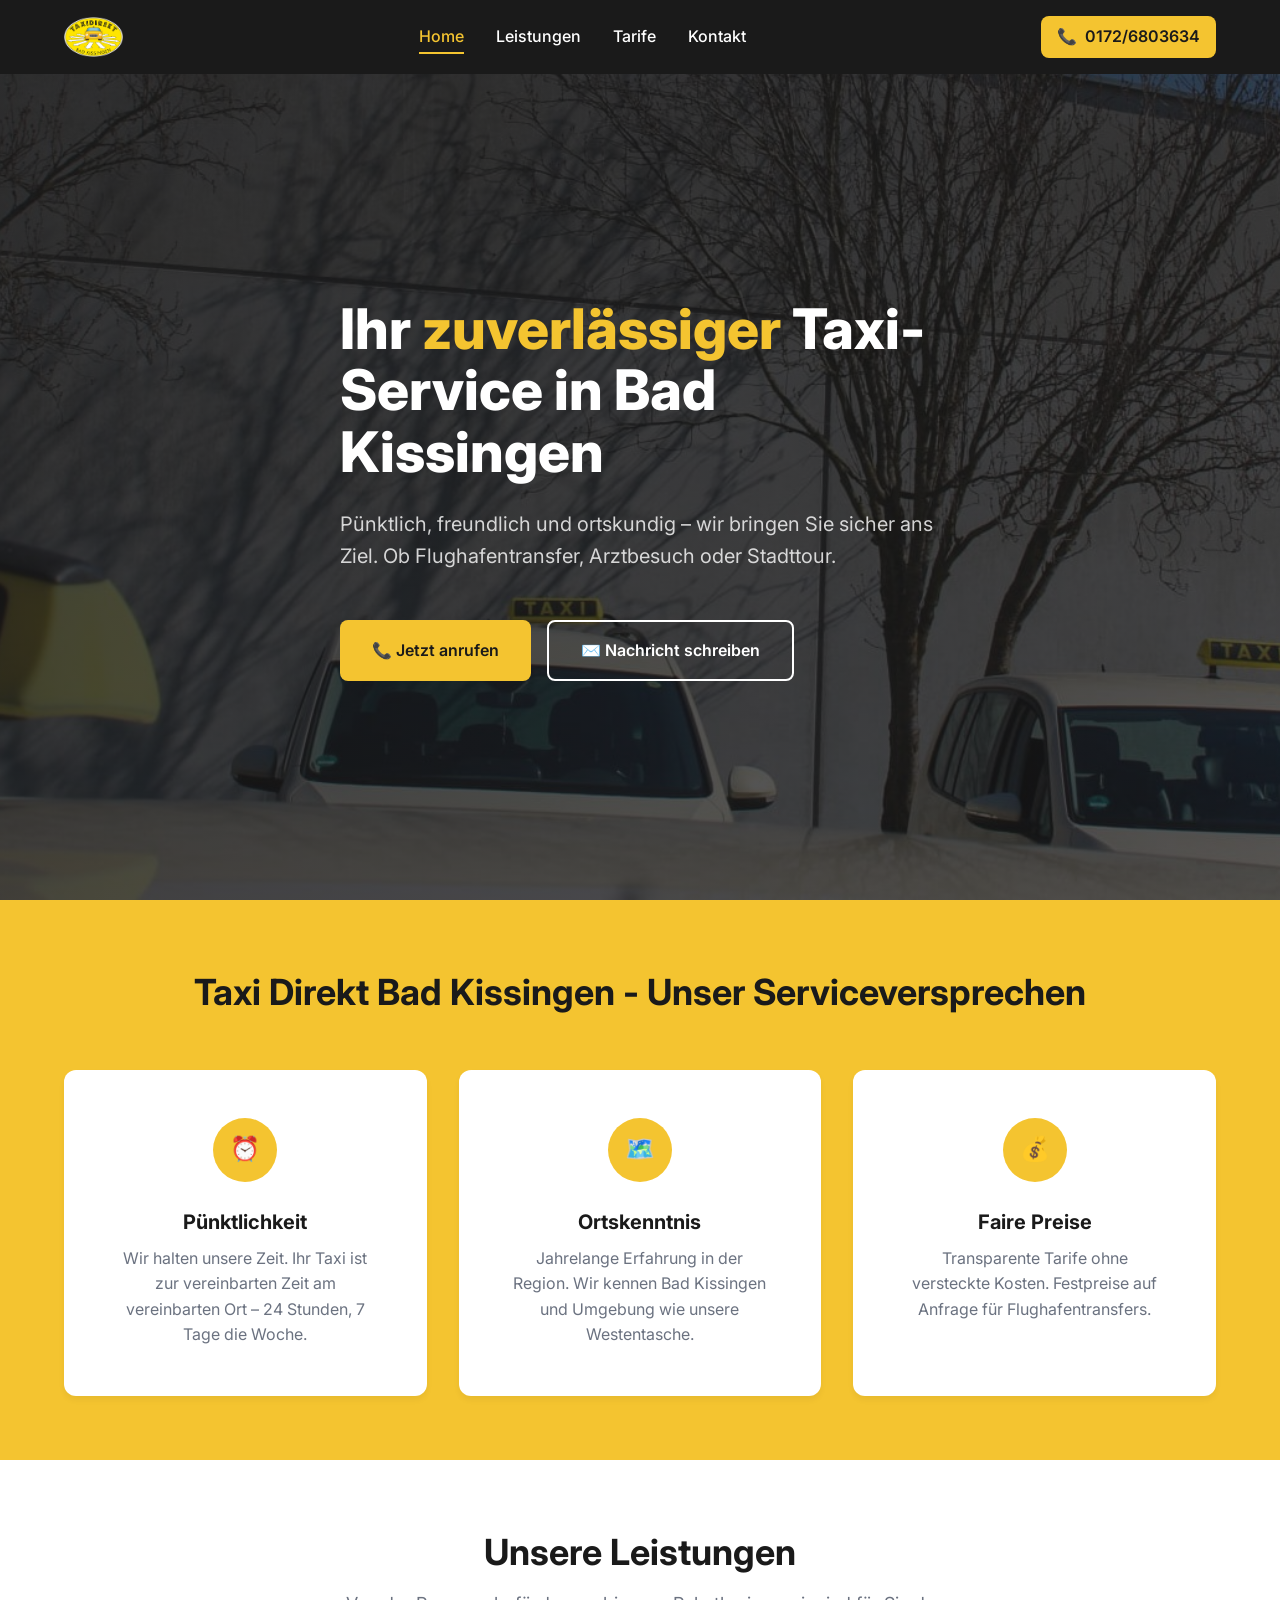
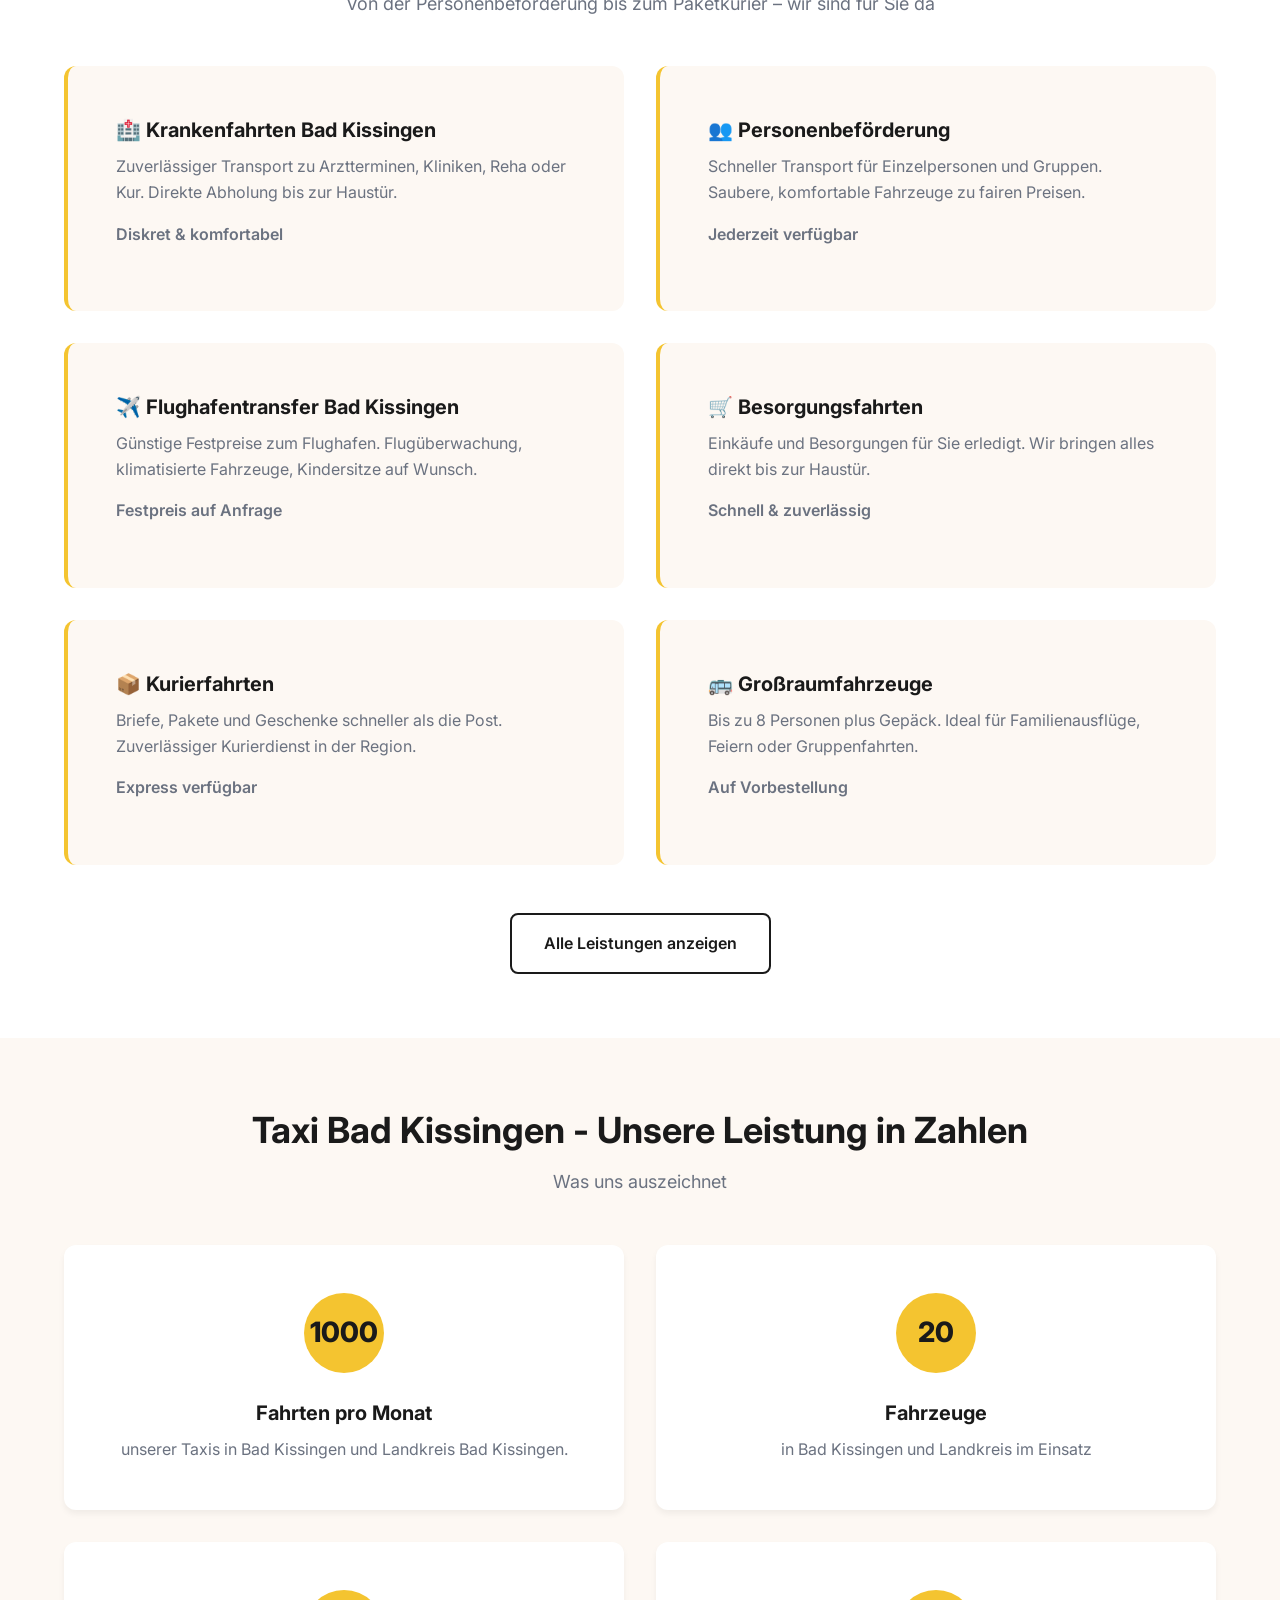
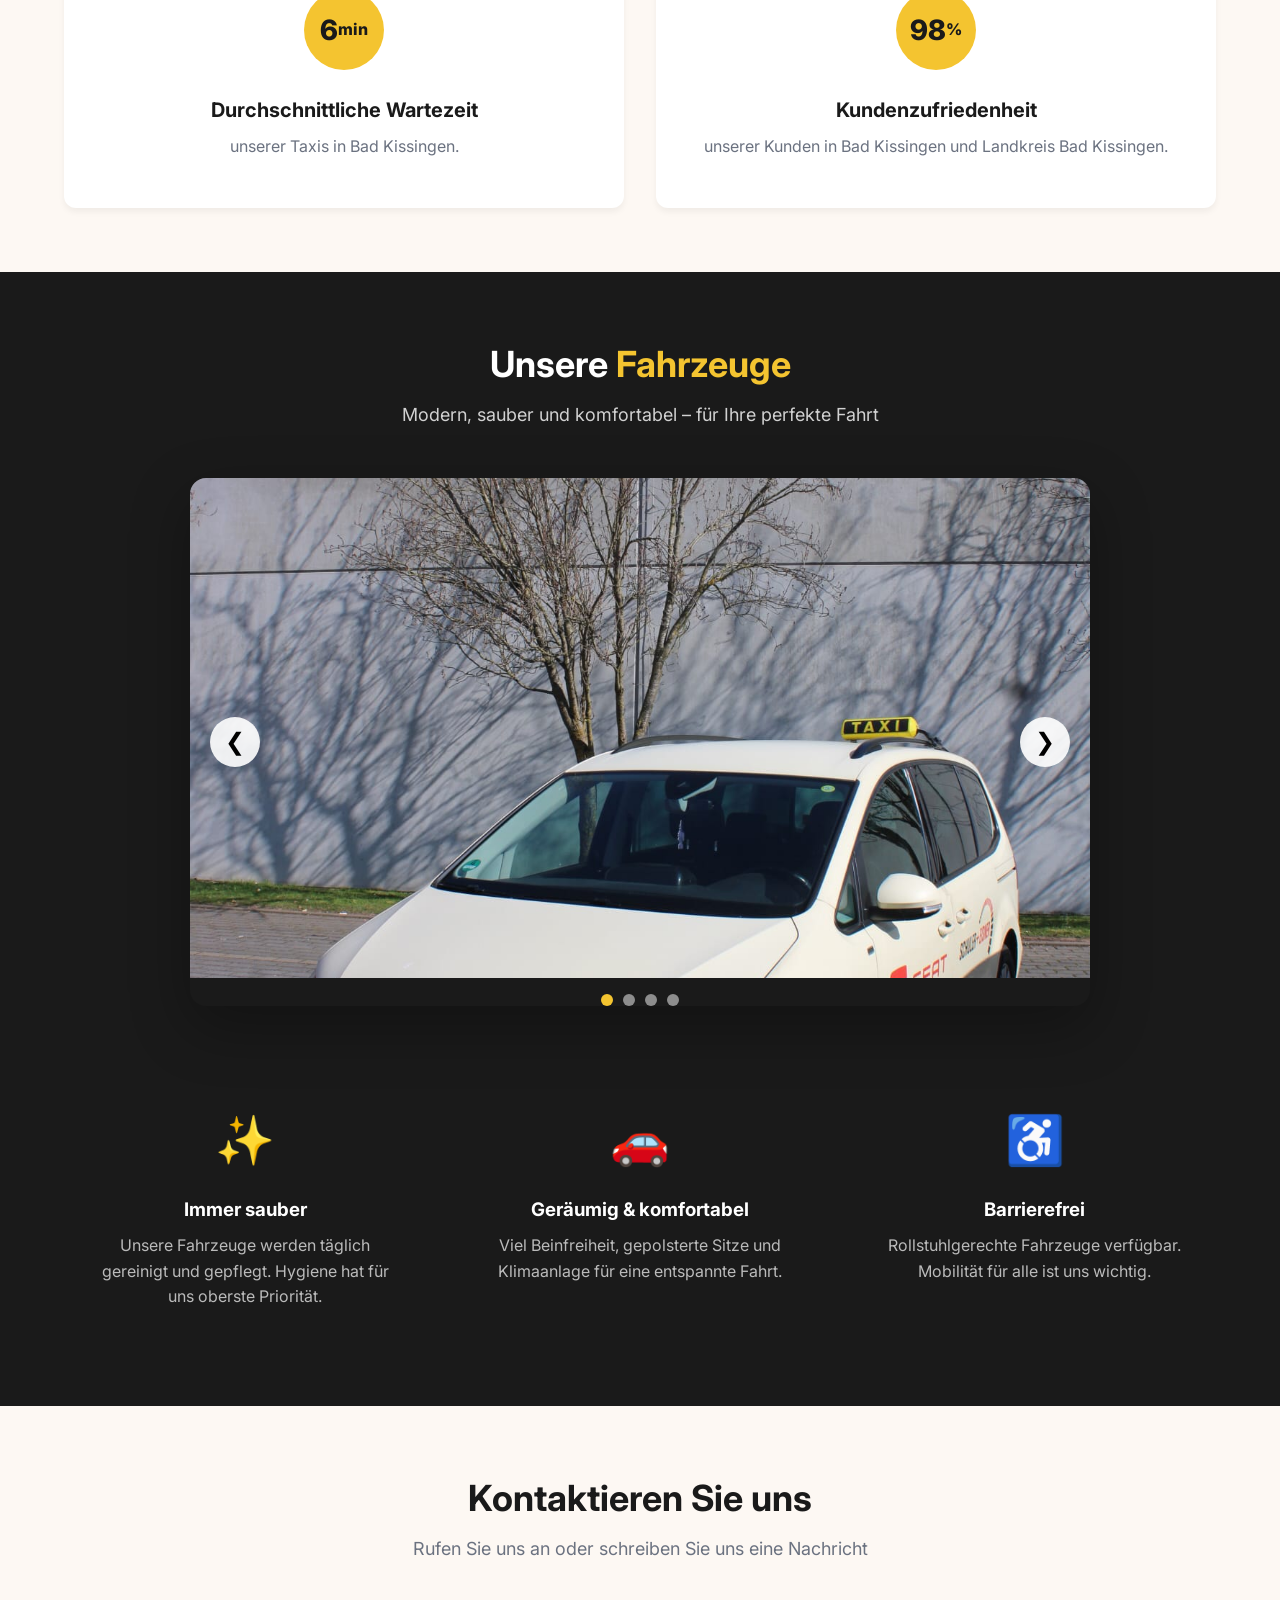
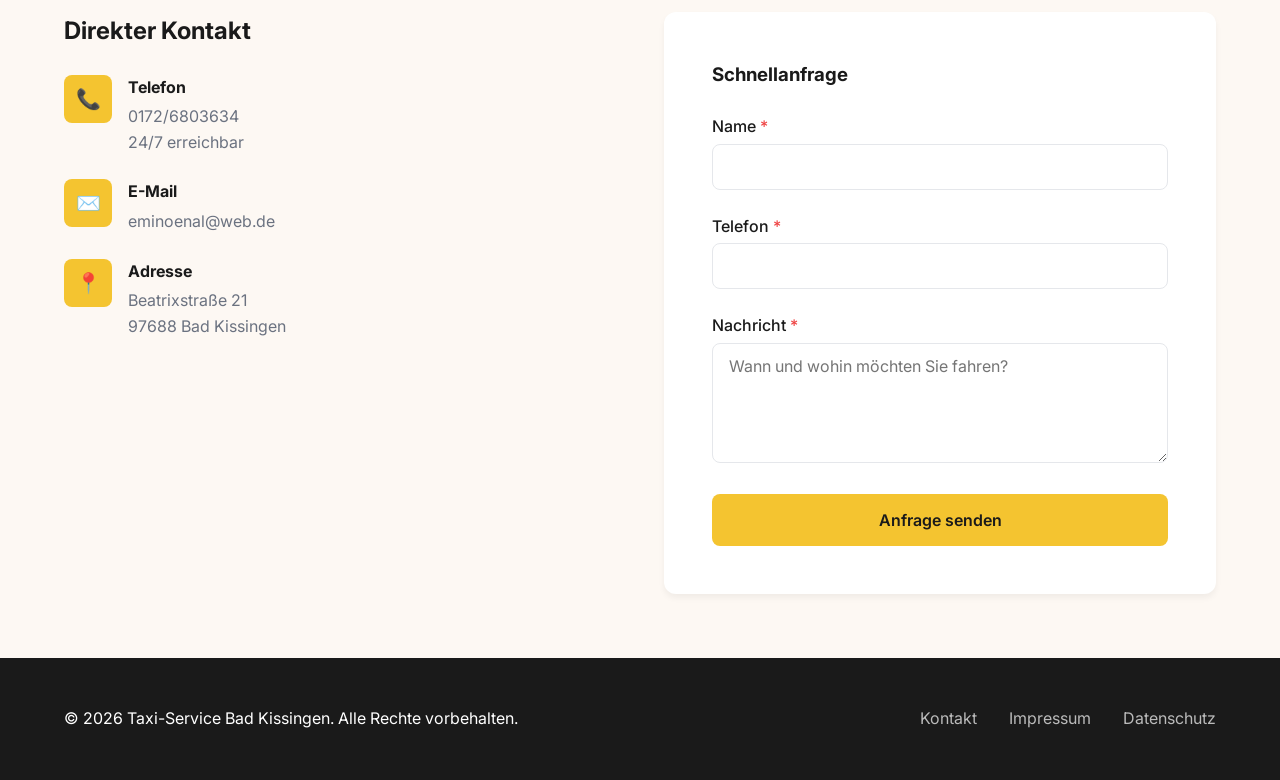
<file: index.html>
<!DOCTYPE html>
<html lang="de">
<head>
    <meta charset="UTF-8">
    <meta name="viewport" content="width=device-width, initial-scale=1.0">
    <title>Taxi-Service Bad Kissingen | Ihr zuverlässiger Partner vor Ort</title>
    <meta name="description" content="Professioneller Taxi-Service für Bad Kissingen. Personenbeförderung, Flughafentransfer, Krankenfahrten, Kurierfahrten. 24/7 erreichbar unter 0172/6803634.">
    <link rel="preconnect" href="https://fonts.googleapis.com">
    <link rel="preconnect" href="https://fonts.gstatic.com" crossorigin>
    <link href="https://fonts.googleapis.com/css2?family=Inter:wght@400;500;600;700;800&display=swap" rel="stylesheet">
    <link rel="stylesheet" href="css/style.css">
</head>
<body>
    <header>
        <div class="container">
            <a href="index.html" class="logo"><img src="img/logo.png" alt="Taxi Direkt Bad Kissingen" style="height: 40px; width: auto;"></a>
            <nav id="mainNav">
                <ul>
                    <li><a href="index.html" class="active">Home</a></li>
                    <li><a href="leistungen.html">Leistungen</a></li>
                    <li><a href="tarife.html">Tarife</a></li>
                    <li><a href="kontakt.html">Kontakt</a></li>
                </ul>
            </nav>
            <a href="tel:+491726803634" class="phone-header">
                <span>📞</span> 0172/6803634
            </a>
            <button class="mobile-menu-btn" onclick="toggleMenu()">☰</button>
        </div>
    </header>

    <section class="hero">
        <div class="container">
            <div class="hero-content">
                <h1>Ihr <span>zuverlässiger</span> Taxi-Service in Bad Kissingen</h1>
                <p>Pünktlich, freundlich und ortskundig – wir bringen Sie sicher ans Ziel. Ob Flughafentransfer, Arztbesuch oder Stadttour.</p>
                <div class="hero-buttons">
                    <a href="tel:+491726803634" class="btn btn-primary">📞 Jetzt anrufen</a>
                    <a href="kontakt.html" class="btn btn-secondary">✉️ Nachricht schreiben</a>
                </div>
            </div>
        </div>
    </section>

    <section class="features" style="background: var(--color-primary); padding: var(--spacing-2xl) 0;">
        <div class="container">
            <div class="section-header" style="margin-bottom: var(--spacing-xl);">
                <h2 style="color: var(--color-dark);">Taxi Direkt Bad Kissingen - Unser Serviceversprechen</h2>
            </div>
            <div class="features-grid">
                <div class="feature-card">
                    <div class="feature-icon">⏰</div>
                    <h3>Pünktlichkeit</h3>
                    <p>Wir halten unsere Zeit. Ihr Taxi ist zur vereinbarten Zeit am vereinbarten Ort – 24 Stunden, 7 Tage die Woche.</p>
                </div>
                <div class="feature-card">
                    <div class="feature-icon">🗺️</div>
                    <h3>Ortskenntnis</h3>
                    <p>Jahrelange Erfahrung in der Region. Wir kennen Bad Kissingen und Umgebung wie unsere Westentasche.</p>
                </div>
                <div class="feature-card">
                    <div class="feature-icon">💰</div>
                    <h3>Faire Preise</h3>
                    <p>Transparente Tarife ohne versteckte Kosten. Festpreise auf Anfrage für Flughafentransfers.</p>
                </div>
            </div>
        </div>
    </section>

    <section class="services">
        <div class="container">
            <div class="section-header">
                <h2>Unsere Leistungen</h2>
                <p>Von der Personenbeförderung bis zum Paketkurier – wir sind für Sie da</p>
            </div>
            <div class="services-grid">
                <div class="service-card">
                    <h3>🏥 Krankenfahrten Bad Kissingen</h3>
                    <p>Zuverlässiger Transport zu Arztterminen, Kliniken, Reha oder Kur. Direkte Abholung bis zur Haustür.</p>
                    <p class="service-price">Diskret & komfortabel</p>
                </div>
                <div class="service-card">
                    <h3>👥 Personenbeförderung</h3>
                    <p>Schneller Transport für Einzelpersonen und Gruppen. Saubere, komfortable Fahrzeuge zu fairen Preisen.</p>
                    <p class="service-price">Jederzeit verfügbar</p>
                </div>
                <div class="service-card">
                    <h3>✈️ Flughafentransfer Bad Kissingen</h3>
                    <p>Günstige Festpreise zum Flughafen. Flugüberwachung, klimatisierte Fahrzeuge, Kindersitze auf Wunsch.</p>
                    <p class="service-price">Festpreis auf Anfrage</p>
                </div>
                <div class="service-card">
                    <h3>🛒 Besorgungsfahrten</h3>
                    <p>Einkäufe und Besorgungen für Sie erledigt. Wir bringen alles direkt bis zur Haustür.</p>
                    <p class="service-price">Schnell & zuverlässig</p>
                </div>
                <div class="service-card">
                    <h3>📦 Kurierfahrten</h3>
                    <p>Briefe, Pakete und Geschenke schneller als die Post. Zuverlässiger Kurierdienst in der Region.</p>
                    <p class="service-price">Express verfügbar</p>
                </div>
                <div class="service-card">
                    <h3>🚌 Großraumfahrzeuge</h3>
                    <p>Bis zu 8 Personen plus Gepäck. Ideal für Familienausflüge, Feiern oder Gruppenfahrten.</p>
                    <p class="service-price">Auf Vorbestellung</p>
                </div>
            </div>
            <div style="text-align: center; margin-top: var(--spacing-xl);">
                <a href="leistungen.html" class="btn btn-outline">Alle Leistungen anzeigen</a>
            </div>
        </div>
    </section>

    <section class="features">
        <div class="container">
            <div class="section-header">
                <h2>Taxi Bad Kissingen - Unsere Leistung in Zahlen</h2>
                <p>Was uns auszeichnet</p>
            </div>
            <div class="features-grid" style="grid-template-columns: repeat(2, 1fr);">
                <style>
                    @media (max-width: 768px) {
                        .features-grid[style*="grid-template-columns: repeat(2, 1fr)"] {
                            grid-template-columns: 1fr !important;
                        }
                    }
                </style>
                <div class="feature-card">
                    <div class="feature-icon" style="font-size: 1.75rem; font-weight: 800; width: 80px; height: 80px;">1000</div>
                    <h3>Fahrten pro Monat</h3>
                    <p>unserer Taxis in Bad Kissingen und Landkreis Bad Kissingen.</p>
                </div>
                <div class="feature-card">
                    <div class="feature-icon" style="font-size: 1.75rem; font-weight: 800; width: 80px; height: 80px;">20</div>
                    <h3>Fahrzeuge</h3>
                    <p>in Bad Kissingen und Landkreis im Einsatz</p>
                </div>
                <div class="feature-card">
                    <div class="feature-icon" style="font-size: 1.75rem; font-weight: 800; width: 80px; height: 80px;">6<span style="font-size: 1rem;">min</span></div>
                    <h3>Durchschnittliche Wartezeit</h3>
                    <p>unserer Taxis in Bad Kissingen.</p>
                </div>
                <div class="feature-card">
                    <div class="feature-icon" style="font-size: 1.75rem; font-weight: 800; width: 80px; height: 80px;">98<span style="font-size: 1rem;">%</span></div>
                    <h3>Kundenzufriedenheit</h3>
                    <p>unserer Kunden in Bad Kissingen und Landkreis Bad Kissingen.</p>
                </div>
            </div>
        </div>
    </section>

    <section class="about" id="fahrzeuge">
        <div class="container">
            <div class="section-header" style="text-align: center; margin-bottom: var(--spacing-xl);">
                <h2 style="color: #fff;">Unsere <span style="color: var(--color-primary);">Fahrzeuge</span></h2>
                <p style="color: rgba(255,255,255,0.8);">Modern, sauber und komfortabel – für Ihre perfekte Fahrt</p>
            </div>
            
            <!-- Carousel -->
            <div class="carousel-container" style="position: relative; max-width: 900px; margin: 0 auto; overflow: hidden; border-radius: 16px; box-shadow: 0 20px 60px rgba(0,0,0,0.3);">
                <div class="carousel" id="vehicleCarousel" style="display: flex; transition: transform 0.5s ease;">
                    <div class="carousel-slide" style="min-width: 100%; flex-shrink: 0;">
                        <img src="img/auto1.jpg" alt="Taxi Fahrzeug 1" style="width: 100%; height: 500px; object-fit: cover; display: block;">
                    </div>
                    <div class="carousel-slide" style="min-width: 100%; flex-shrink: 0;">
                        <img src="img/auto2.jpg" alt="Taxi Fahrzeug 2" style="width: 100%; height: 500px; object-fit: cover; display: block;">
                    </div>
                    <div class="carousel-slide" style="min-width: 100%; flex-shrink: 0;">
                        <img src="img/auto3.jpg" alt="Taxi Fahrzeug 3" style="width: 100%; height: 500px; object-fit: cover; display: block;">
                    </div>
                    <div class="carousel-slide" style="min-width: 100%; flex-shrink: 0;">
                        <img src="img/auto4.jpg" alt="Taxi Fahrzeug 4" style="width: 100%; height: 500px; object-fit: cover; display: block;">
                    </div>
                </div>
                
                <!-- Navigation Buttons -->
                <button class="carousel-btn prev" onclick="prevSlide()" style="position: absolute; left: 20px; top: 50%; transform: translateY(-50%); background: rgba(255,255,255,0.9); border: none; width: 50px; height: 50px; border-radius: 50%; cursor: pointer; font-size: 1.5rem; display: flex; align-items: center; justify-content: center; transition: background 0.3s; z-index: 10;">❮</button>
                <button class="carousel-btn next" onclick="nextSlide()" style="position: absolute; right: 20px; top: 50%; transform: translateY(-50%); background: rgba(255,255,255,0.9); border: none; width: 50px; height: 50px; border-radius: 50%; cursor: pointer; font-size: 1.5rem; display: flex; align-items: center; justify-content: center; transition: background 0.3s; z-index: 10;">❯</button>
                
                <!-- Dots -->
                <div class="carousel-dots" style="display: flex; justify-content: center; gap: 10px; margin-top: var(--spacing-base);">
                    <span class="dot" onclick="goToSlide(0)" style="width: 12px; height: 12px; background: rgba(255,255,255,0.5); border-radius: 50%; cursor: pointer; transition: background 0.3s;"></span>
                    <span class="dot" onclick="goToSlide(1)" style="width: 12px; height: 12px; background: rgba(255,255,255,0.5); border-radius: 50%; cursor: pointer; transition: background 0.3s;"></span>
                    <span class="dot" onclick="goToSlide(2)" style="width: 12px; height: 12px; background: rgba(255,255,255,0.5); border-radius: 50%; cursor: pointer; transition: background 0.3s;"></span>
                    <span class="dot" onclick="goToSlide(3)" style="width: 12px; height: 12px; background: rgba(255,255,255,0.5); border-radius: 50%; cursor: pointer; transition: background 0.3s;"></span>
                </div>
            </div>
            
            <!-- Features Grid -->
            <div style="display: grid; grid-template-columns: repeat(3, 1fr); gap: var(--spacing-lg); margin-top: var(--spacing-2xl);">
                <style>
                    @media (max-width: 768px) {
                        #fahrzeuge div[style*="grid-template-columns: repeat(3, 1fr)"] {
                            grid-template-columns: 1fr !important;
                        }
                        #fahrzeuge .carousel-slide img {
                            height: 300px !important;
                        }
                    }
                    .carousel-btn:hover {
                        background: var(--color-primary) !important;
                    }
                    .dot.active {
                        background: var(--color-primary) !important;
                    }
                </style>
                
                <div style="text-align: center; padding: var(--spacing-lg);">
                    <div style="font-size: 3rem; margin-bottom: var(--spacing-base);">✨</div>
                    <h3 style="color: #fff; margin-bottom: var(--spacing-sm);">Immer sauber</h3>
                    <p style="color: rgba(255,255,255,0.7);">Unsere Fahrzeuge werden täglich gereinigt und gepflegt. Hygiene hat für uns oberste Priorität.</p>
                </div>
                
                <div style="text-align: center; padding: var(--spacing-lg);">
                    <div style="font-size: 3rem; margin-bottom: var(--spacing-base);">🚗</div>
                    <h3 style="color: #fff; margin-bottom: var(--spacing-sm);">Geräumig & komfortabel</h3>
                    <p style="color: rgba(255,255,255,0.7);">Viel Beinfreiheit, gepolsterte Sitze und Klimaanlage für eine entspannte Fahrt.</p>
                </div>
                
                <div style="text-align: center; padding: var(--spacing-lg);">
                    <div style="font-size: 3rem; margin-bottom: var(--spacing-base);">♿</div>
                    <h3 style="color: #fff; margin-bottom: var(--spacing-sm);">Barrierefrei</h3>
                    <p style="color: rgba(255,255,255,0.7);">Rollstuhlgerechte Fahrzeuge verfügbar. Mobilität für alle ist uns wichtig.</p>
                </div>
            </div>
        </div>
    </section>

    <section class="contact">
        <div class="container">
            <div class="section-header">
                <h2>Kontaktieren Sie uns</h2>
                <p>Rufen Sie uns an oder schreiben Sie uns eine Nachricht</p>
            </div>
            <div class="contact-grid">
                <div class="contact-info">
                    <h3>Direkter Kontakt</h3>
                    <div class="contact-item">
                        <div class="contact-item-icon">📞</div>
                        <div class="contact-item-content">
                            <h4>Telefon</h4>
                            <a href="tel:+491726803634">0172/6803634</a>
                            <p>24/7 erreichbar</p>
                        </div>
                    </div>
                    <div class="contact-item">
                        <div class="contact-item-icon">✉️</div>
                        <div class="contact-item-content">
                            <h4>E-Mail</h4>
                            <a href="mailto:eminoenal@web.de">eminoenal@web.de</a>
                        </div>
                    </div>
                    <div class="contact-item">
                        <div class="contact-item-icon">📍</div>
                        <div class="contact-item-content">
                            <h4>Adresse</h4>
                            <p>Beatrixstraße 21<br>97688 Bad Kissingen</p>
                        </div>
                    </div>
                </div>
                <div class="contact-form-wrapper">
                    <h3>Schnellanfrage</h3>
                    <form id="quickContactForm" action="#" method="POST">
                        <div class="form-group">
                            <label for="name">Name <span class="required">*</span></label>
                            <input type="text" id="name" name="name" required>
                            <span class="error-message">Bitte geben Sie Ihren Namen ein</span>
                        </div>
                        <div class="form-group">
                            <label for="phone">Telefon <span class="required">*</span></label>
                            <input type="tel" id="phone" name="phone" required>
                            <span class="error-message">Bitte geben Sie Ihre Telefonnummer ein</span>
                        </div>
                        <div class="form-group">
                            <label for="message">Nachricht <span class="required">*</span></label>
                            <textarea id="message" name="message" required placeholder="Wann und wohin möchten Sie fahren?"></textarea>
                            <span class="error-message">Bitte geben Sie eine Nachricht ein</span>
                        </div>
                        <button type="submit" class="btn btn-primary" style="width: 100%;">Anfrage senden</button>
                    </form>
                </div>
            </div>
        </div>
    </section>

    <footer>
        <div class="container">
            <div class="footer-content">
                <p>&copy; 2026 Taxi-Service Bad Kissingen. Alle Rechte vorbehalten.</p>
                <div class="footer-links">
                    <a href="kontakt.html">Kontakt</a>
                    <a href="impressum.html">Impressum</a>
                    <a href="datenschutz.html">Datenschutz</a>
                </div>
            </div>
        </div>
    </footer>

    <script>
        // Mobile Menu Toggle
        function toggleMenu() {
            const nav = document.getElementById('mainNav');
            nav.classList.toggle('active');
        }

        // Formular-Validierung
        document.getElementById('quickContactForm').addEventListener('submit', function(e) {
            e.preventDefault();
            
            let isValid = true;
            const requiredFields = ['name', 'phone', 'message'];
            
            requiredFields.forEach(fieldId => {
                const field = document.getElementById(fieldId);
                const errorMsg = field.nextElementSibling;
                
                if (!field.value.trim()) {
                    field.classList.add('error');
                    errorMsg.classList.add('visible');
                    isValid = false;
                } else {
                    field.classList.remove('error');
                    errorMsg.classList.remove('visible');
                }
            });
            
            if (isValid) {
                alert('Vielen Dank für Ihre Anfrage! Wir melden uns bei Ihnen.');
                this.reset();
            }
        });

        // Smooth Scroll für interne Links
        document.querySelectorAll('a[href^="#"]').forEach(anchor => {
            anchor.addEventListener('click', function (e) {
                e.preventDefault();
                const target = document.querySelector(this.getAttribute('href'));
                if (target) {
                    target.scrollIntoView({
                        behavior: 'smooth',
                        block: 'start'
                    });
                }
            });
        });

        // Carousel Funktionalität
        let currentSlide = 0;
        const carousel = document.getElementById('vehicleCarousel');
        const dots = document.querySelectorAll('.dot');
        const totalSlides = 4;

        function updateCarousel() {
            carousel.style.transform = `translateX(-${currentSlide * 100}%)`;
            
            // Update dots
            dots.forEach((dot, index) => {
                if (index === currentSlide) {
                    dot.classList.add('active');
                    dot.style.background = '#F4C430';
                } else {
                    dot.classList.remove('active');
                    dot.style.background = 'rgba(255,255,255,0.5)';
                }
            });
        }

        function nextSlide() {
            currentSlide++;
            if (currentSlide >= totalSlides) currentSlide = 0;
            updateCarousel();
        }

        function prevSlide() {
            currentSlide--;
            if (currentSlide < 0) currentSlide = totalSlides - 1;
            updateCarousel();
        }

        function goToSlide(index) {
            currentSlide = index;
            updateCarousel();
        }

        // Auto-play
        setInterval(() => {
            nextSlide();
        }, 5000);

        // Initial state
        updateCarousel();
    </script>
</body>
</html>
</file>
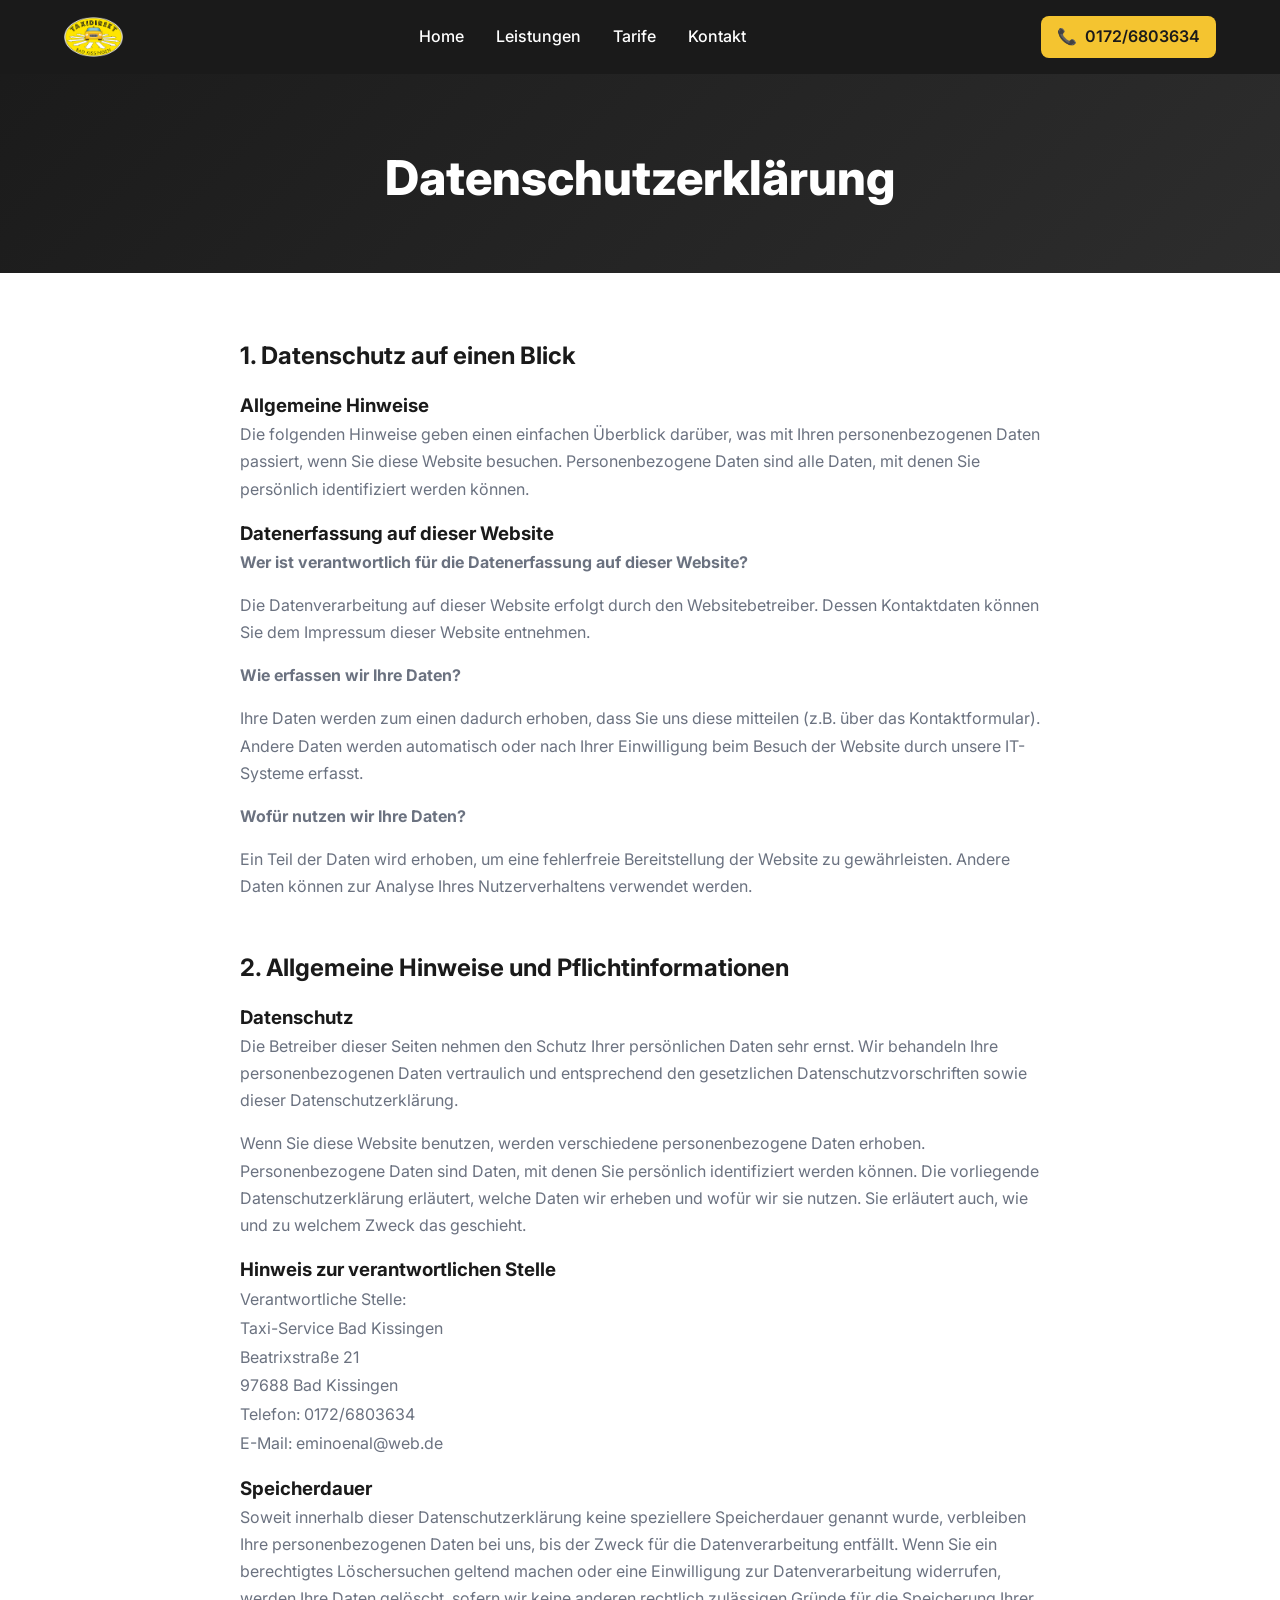
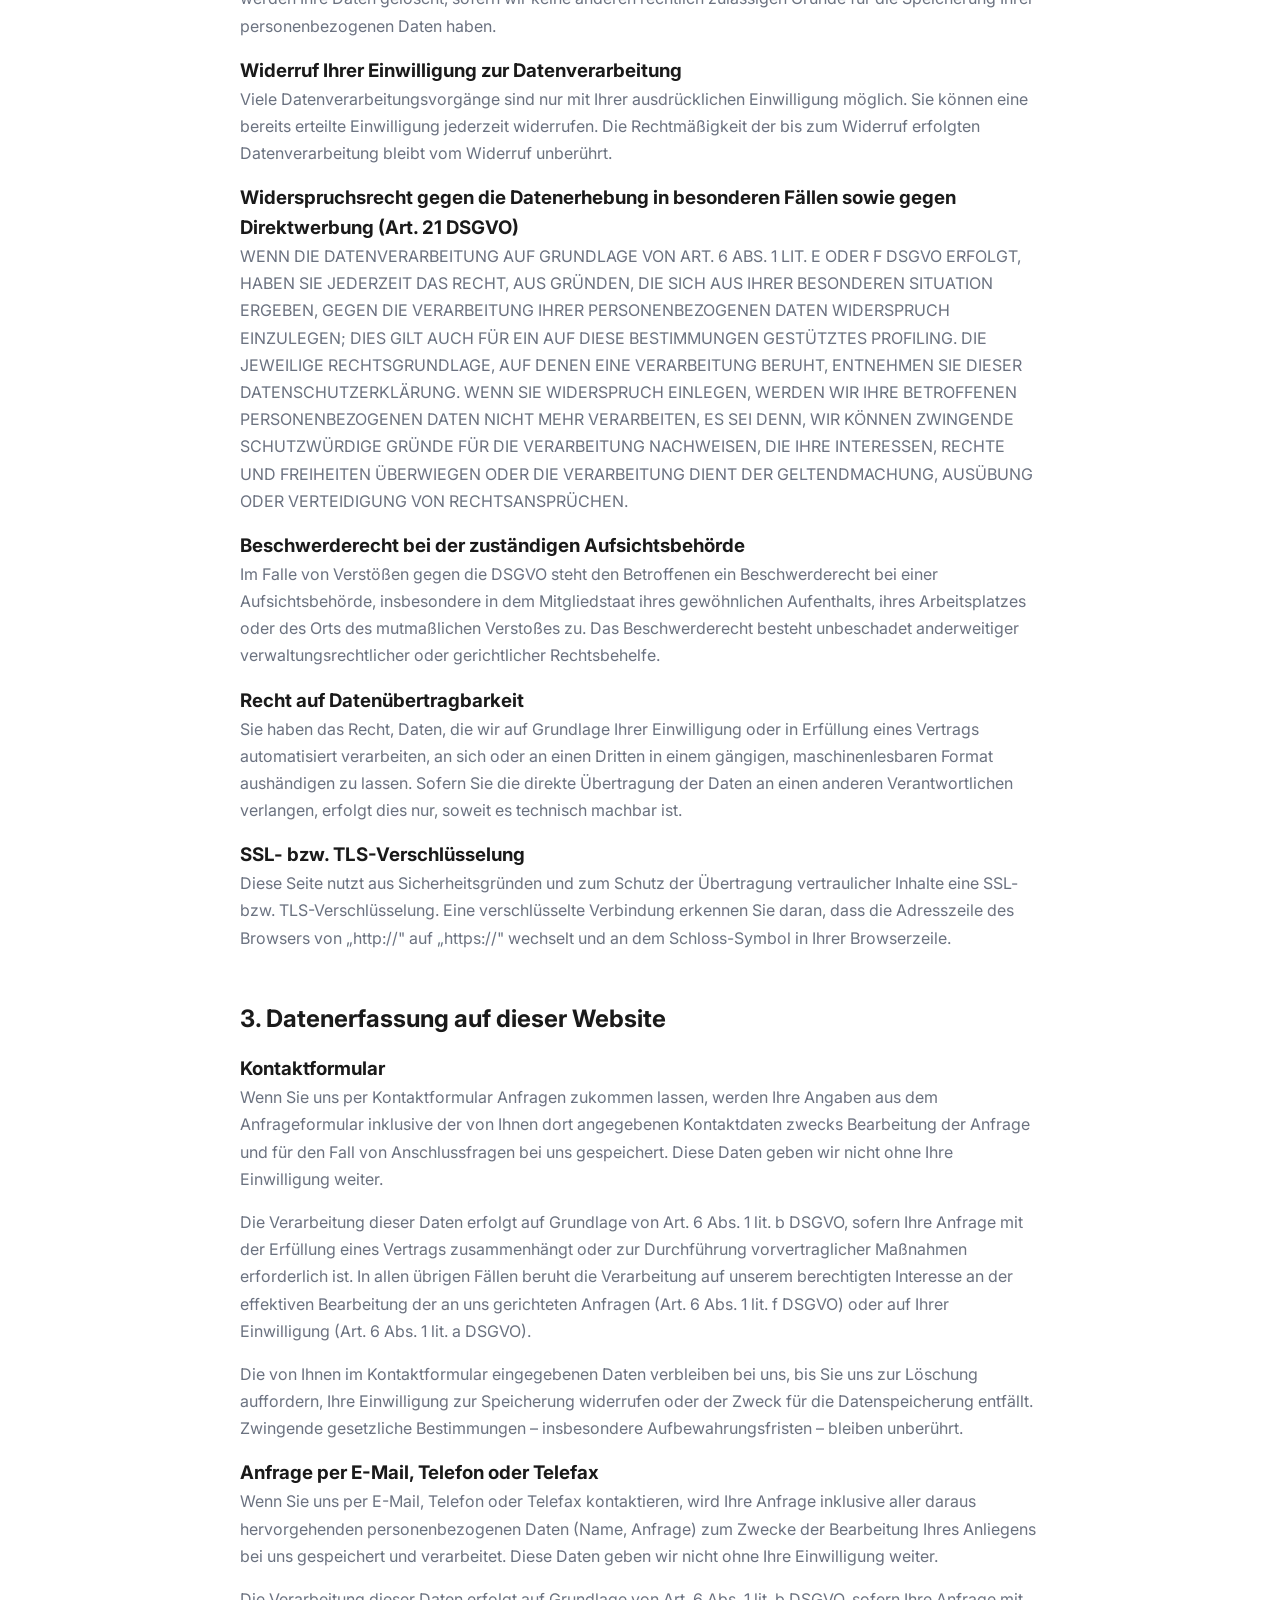
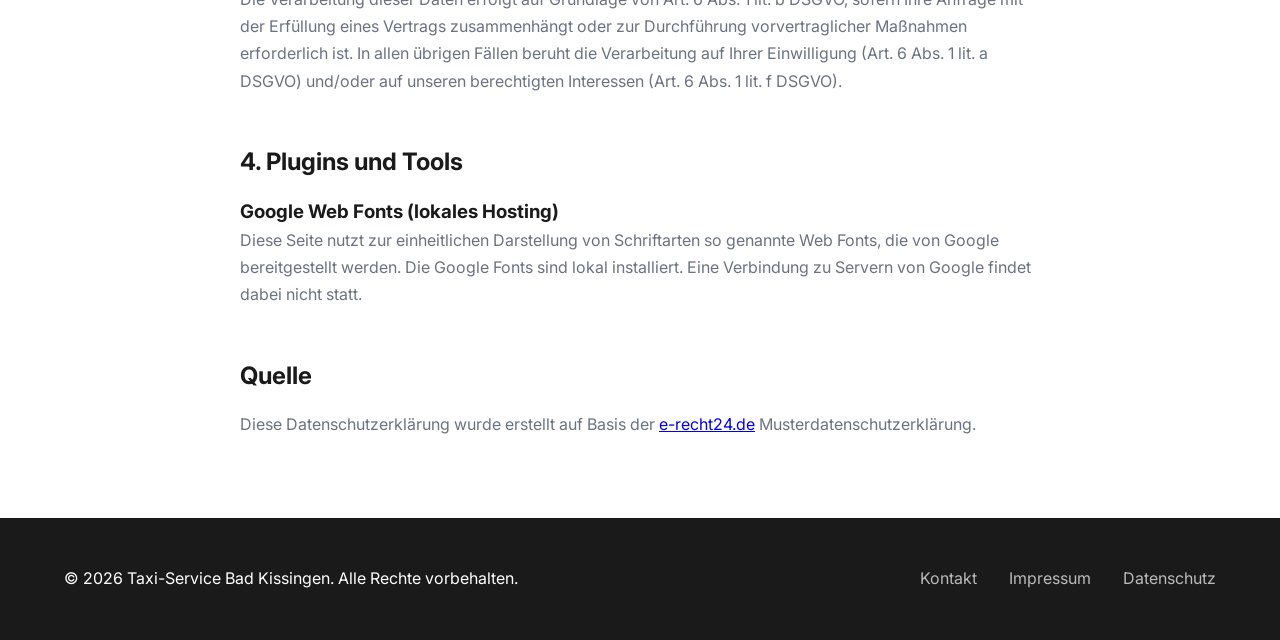
<file: datenschutz.html>
<!DOCTYPE html>
<html lang="de">
<head>
    <meta charset="UTF-8">
    <meta name="viewport" content="width=device-width, initial-scale=1.0">
    <title>Datenschutz | Taxi-Service Bad Kissingen</title>
    <meta name="description" content="Datenschutzerklärung von Taxi-Service Bad Kissingen. Informationen zur Verarbeitung personenbezogener Daten.">
    <link rel="preconnect" href="https://fonts.googleapis.com">
    <link rel="preconnect" href="https://fonts.gstatic.com" crossorigin>
    <link href="https://fonts.googleapis.com/css2?family=Inter:wght@400;500;600;700;800&display=swap" rel="stylesheet">
    <link rel="stylesheet" href="css/style.css">
</head>
<body>
    <header>
        <div class="container">
            <a href="index.html" class="logo"><img src="img/logo.png" alt="Taxi Direkt Bad Kissingen" style="height: 40px; width: auto;"></a>
            <nav id="mainNav">
                <ul>
                    <li><a href="index.html">Home</a></li>
                    <li><a href="leistungen.html">Leistungen</a></li>
                    <li><a href="tarife.html">Tarife</a></li>
                    <li><a href="kontakt.html">Kontakt</a></li>
                </ul>
            </nav>
            <a href="tel:+491726803634" class="phone-header">
                <span>📞</span> 0172/6803634
            </a>
            <button class="mobile-menu-btn" onclick="toggleMenu()">☰</button>
        </div>
    </header>

    <div class="page-header">
        <div class="container">
            <h1>Datenschutzerklärung</h1>
        </div>
    </div>

    <section class="legal-content">
        <h2>1. Datenschutz auf einen Blick</h2>
        
        <h3>Allgemeine Hinweise</h3>
        <p>Die folgenden Hinweise geben einen einfachen Überblick darüber, was mit Ihren personenbezogenen Daten passiert, wenn Sie diese Website besuchen. Personenbezogene Daten sind alle Daten, mit denen Sie persönlich identifiziert werden können.</p>

        <h3>Datenerfassung auf dieser Website</h3>
        
        <p><strong>Wer ist verantwortlich für die Datenerfassung auf dieser Website?</strong></p>
        <p>Die Datenverarbeitung auf dieser Website erfolgt durch den Websitebetreiber. Dessen Kontaktdaten können Sie dem Impressum dieser Website entnehmen.</p>

        <p><strong>Wie erfassen wir Ihre Daten?</strong></p>
        <p>Ihre Daten werden zum einen dadurch erhoben, dass Sie uns diese mitteilen (z.B. über das Kontaktformular). Andere Daten werden automatisch oder nach Ihrer Einwilligung beim Besuch der Website durch unsere IT-Systeme erfasst.</p>

        <p><strong>Wofür nutzen wir Ihre Daten?</strong></p>
        <p>Ein Teil der Daten wird erhoben, um eine fehlerfreie Bereitstellung der Website zu gewährleisten. Andere Daten können zur Analyse Ihres Nutzerverhaltens verwendet werden.</p>

        <h2>2. Allgemeine Hinweise und Pflichtinformationen</h2>

        <h3>Datenschutz</h3>
        <p>Die Betreiber dieser Seiten nehmen den Schutz Ihrer persönlichen Daten sehr ernst. Wir behandeln Ihre personenbezogenen Daten vertraulich und entsprechend den gesetzlichen Datenschutzvorschriften sowie dieser Datenschutzerklärung.</p>

        <p>Wenn Sie diese Website benutzen, werden verschiedene personenbezogene Daten erhoben. Personenbezogene Daten sind Daten, mit denen Sie persönlich identifiziert werden können. Die vorliegende Datenschutzerklärung erläutert, welche Daten wir erheben und wofür wir sie nutzen. Sie erläutert auch, wie und zu welchem Zweck das geschieht.</p>

        <h3>Hinweis zur verantwortlichen Stelle</h3>
        <address>
            Verantwortliche Stelle:<br>
            Taxi-Service Bad Kissingen<br>
            Beatrixstraße 21<br>
            97688 Bad Kissingen<br>
            Telefon: 0172/6803634<br>
            E-Mail: eminoenal@web.de
        </address>

        <h3>Speicherdauer</h3>
        <p>Soweit innerhalb dieser Datenschutzerklärung keine speziellere Speicherdauer genannt wurde, verbleiben Ihre personenbezogenen Daten bei uns, bis der Zweck für die Datenverarbeitung entfällt. Wenn Sie ein berechtigtes Löschersuchen geltend machen oder eine Einwilligung zur Datenverarbeitung widerrufen, werden Ihre Daten gelöscht, sofern wir keine anderen rechtlich zulässigen Gründe für die Speicherung Ihrer personenbezogenen Daten haben.</p>

        <h3>Widerruf Ihrer Einwilligung zur Datenverarbeitung</h3>
        <p>Viele Datenverarbeitungsvorgänge sind nur mit Ihrer ausdrücklichen Einwilligung möglich. Sie können eine bereits erteilte Einwilligung jederzeit widerrufen. Die Rechtmäßigkeit der bis zum Widerruf erfolgten Datenverarbeitung bleibt vom Widerruf unberührt.</p>

        <h3>Widerspruchsrecht gegen die Datenerhebung in besonderen Fällen sowie gegen Direktwerbung (Art. 21 DSGVO)</h3>
        <p>WENN DIE DATENVERARBEITUNG AUF GRUNDLAGE VON ART. 6 ABS. 1 LIT. E ODER F DSGVO ERFOLGT, HABEN SIE JEDERZEIT DAS RECHT, AUS GRÜNDEN, DIE SICH AUS IHRER BESONDEREN SITUATION ERGEBEN, GEGEN DIE VERARBEITUNG IHRER PERSONENBEZOGENEN DATEN WIDERSPRUCH EINZULEGEN; DIES GILT AUCH FÜR EIN AUF DIESE BESTIMMUNGEN GESTÜTZTES PROFILING. DIE JEWEILIGE RECHTSGRUNDLAGE, AUF DENEN EINE VERARBEITUNG BERUHT, ENTNEHMEN SIE DIESER DATENSCHUTZERKLÄRUNG. WENN SIE WIDERSPRUCH EINLEGEN, WERDEN WIR IHRE BETROFFENEN PERSONENBEZOGENEN DATEN NICHT MEHR VERARBEITEN, ES SEI DENN, WIR KÖNNEN ZWINGENDE SCHUTZWÜRDIGE GRÜNDE FÜR DIE VERARBEITUNG NACHWEISEN, DIE IHRE INTERESSEN, RECHTE UND FREIHEITEN ÜBERWIEGEN ODER DIE VERARBEITUNG DIENT DER GELTENDMACHUNG, AUSÜBUNG ODER VERTEIDIGUNG VON RECHTSANSPRÜCHEN.</p>

        <h3>Beschwerderecht bei der zuständigen Aufsichtsbehörde</h3>
        <p>Im Falle von Verstößen gegen die DSGVO steht den Betroffenen ein Beschwerderecht bei einer Aufsichtsbehörde, insbesondere in dem Mitgliedstaat ihres gewöhnlichen Aufenthalts, ihres Arbeitsplatzes oder des Orts des mutmaßlichen Verstoßes zu. Das Beschwerderecht besteht unbeschadet anderweitiger verwaltungsrechtlicher oder gerichtlicher Rechtsbehelfe.</p>

        <h3>Recht auf Datenübertragbarkeit</h3>
        <p>Sie haben das Recht, Daten, die wir auf Grundlage Ihrer Einwilligung oder in Erfüllung eines Vertrags automatisiert verarbeiten, an sich oder an einen Dritten in einem gängigen, maschinenlesbaren Format aushändigen zu lassen. Sofern Sie die direkte Übertragung der Daten an einen anderen Verantwortlichen verlangen, erfolgt dies nur, soweit es technisch machbar ist.</p>

        <h3>SSL- bzw. TLS-Verschlüsselung</h3>
        <p>Diese Seite nutzt aus Sicherheitsgründen und zum Schutz der Übertragung vertraulicher Inhalte eine SSL- bzw. TLS-Verschlüsselung. Eine verschlüsselte Verbindung erkennen Sie daran, dass die Adresszeile des Browsers von „http://" auf „https://" wechselt und an dem Schloss-Symbol in Ihrer Browserzeile.</p>

        <h2>3. Datenerfassung auf dieser Website</h2>

        <h3>Kontaktformular</h3>
        <p>Wenn Sie uns per Kontaktformular Anfragen zukommen lassen, werden Ihre Angaben aus dem Anfrageformular inklusive der von Ihnen dort angegebenen Kontaktdaten zwecks Bearbeitung der Anfrage und für den Fall von Anschlussfragen bei uns gespeichert. Diese Daten geben wir nicht ohne Ihre Einwilligung weiter.</p>

        <p>Die Verarbeitung dieser Daten erfolgt auf Grundlage von Art. 6 Abs. 1 lit. b DSGVO, sofern Ihre Anfrage mit der Erfüllung eines Vertrags zusammenhängt oder zur Durchführung vorvertraglicher Maßnahmen erforderlich ist. In allen übrigen Fällen beruht die Verarbeitung auf unserem berechtigten Interesse an der effektiven Bearbeitung der an uns gerichteten Anfragen (Art. 6 Abs. 1 lit. f DSGVO) oder auf Ihrer Einwilligung (Art. 6 Abs. 1 lit. a DSGVO).</p>

        <p>Die von Ihnen im Kontaktformular eingegebenen Daten verbleiben bei uns, bis Sie uns zur Löschung auffordern, Ihre Einwilligung zur Speicherung widerrufen oder der Zweck für die Datenspeicherung entfällt. Zwingende gesetzliche Bestimmungen – insbesondere Aufbewahrungsfristen – bleiben unberührt.</p>

        <h3>Anfrage per E-Mail, Telefon oder Telefax</h3>
        <p>Wenn Sie uns per E-Mail, Telefon oder Telefax kontaktieren, wird Ihre Anfrage inklusive aller daraus hervorgehenden personenbezogenen Daten (Name, Anfrage) zum Zwecke der Bearbeitung Ihres Anliegens bei uns gespeichert und verarbeitet. Diese Daten geben wir nicht ohne Ihre Einwilligung weiter.</p>

        <p>Die Verarbeitung dieser Daten erfolgt auf Grundlage von Art. 6 Abs. 1 lit. b DSGVO, sofern Ihre Anfrage mit der Erfüllung eines Vertrags zusammenhängt oder zur Durchführung vorvertraglicher Maßnahmen erforderlich ist. In allen übrigen Fällen beruht die Verarbeitung auf Ihrer Einwilligung (Art. 6 Abs. 1 lit. a DSGVO) und/oder auf unseren berechtigten Interessen (Art. 6 Abs. 1 lit. f DSGVO).</p>

        <h2>4. Plugins und Tools</h2>

        <h3>Google Web Fonts (lokales Hosting)</h3>
        <p>Diese Seite nutzt zur einheitlichen Darstellung von Schriftarten so genannte Web Fonts, die von Google bereitgestellt werden. Die Google Fonts sind lokal installiert. Eine Verbindung zu Servern von Google findet dabei nicht statt.</p>

        <h2>Quelle</h2>
        <p>Diese Datenschutzerklärung wurde erstellt auf Basis der <a href="https://www.e-recht24.de" target="_blank" rel="noopener">e-recht24.de</a> Musterdatenschutzerklärung.</p>
    </section>

    <footer>
        <div class="container">
            <div class="footer-content">
                <p>&copy; 2026 Taxi-Service Bad Kissingen. Alle Rechte vorbehalten.</p>
                <div class="footer-links">
                    <a href="kontakt.html">Kontakt</a>
                    <a href="impressum.html">Impressum</a>
                    <a href="datenschutz.html">Datenschutz</a>
                </div>
            </div>
        </div>
    </footer>

    <script>
        function toggleMenu() {
            const nav = document.getElementById('mainNav');
            nav.classList.toggle('active');
        }
    </script>
</body>
</html>
</file>
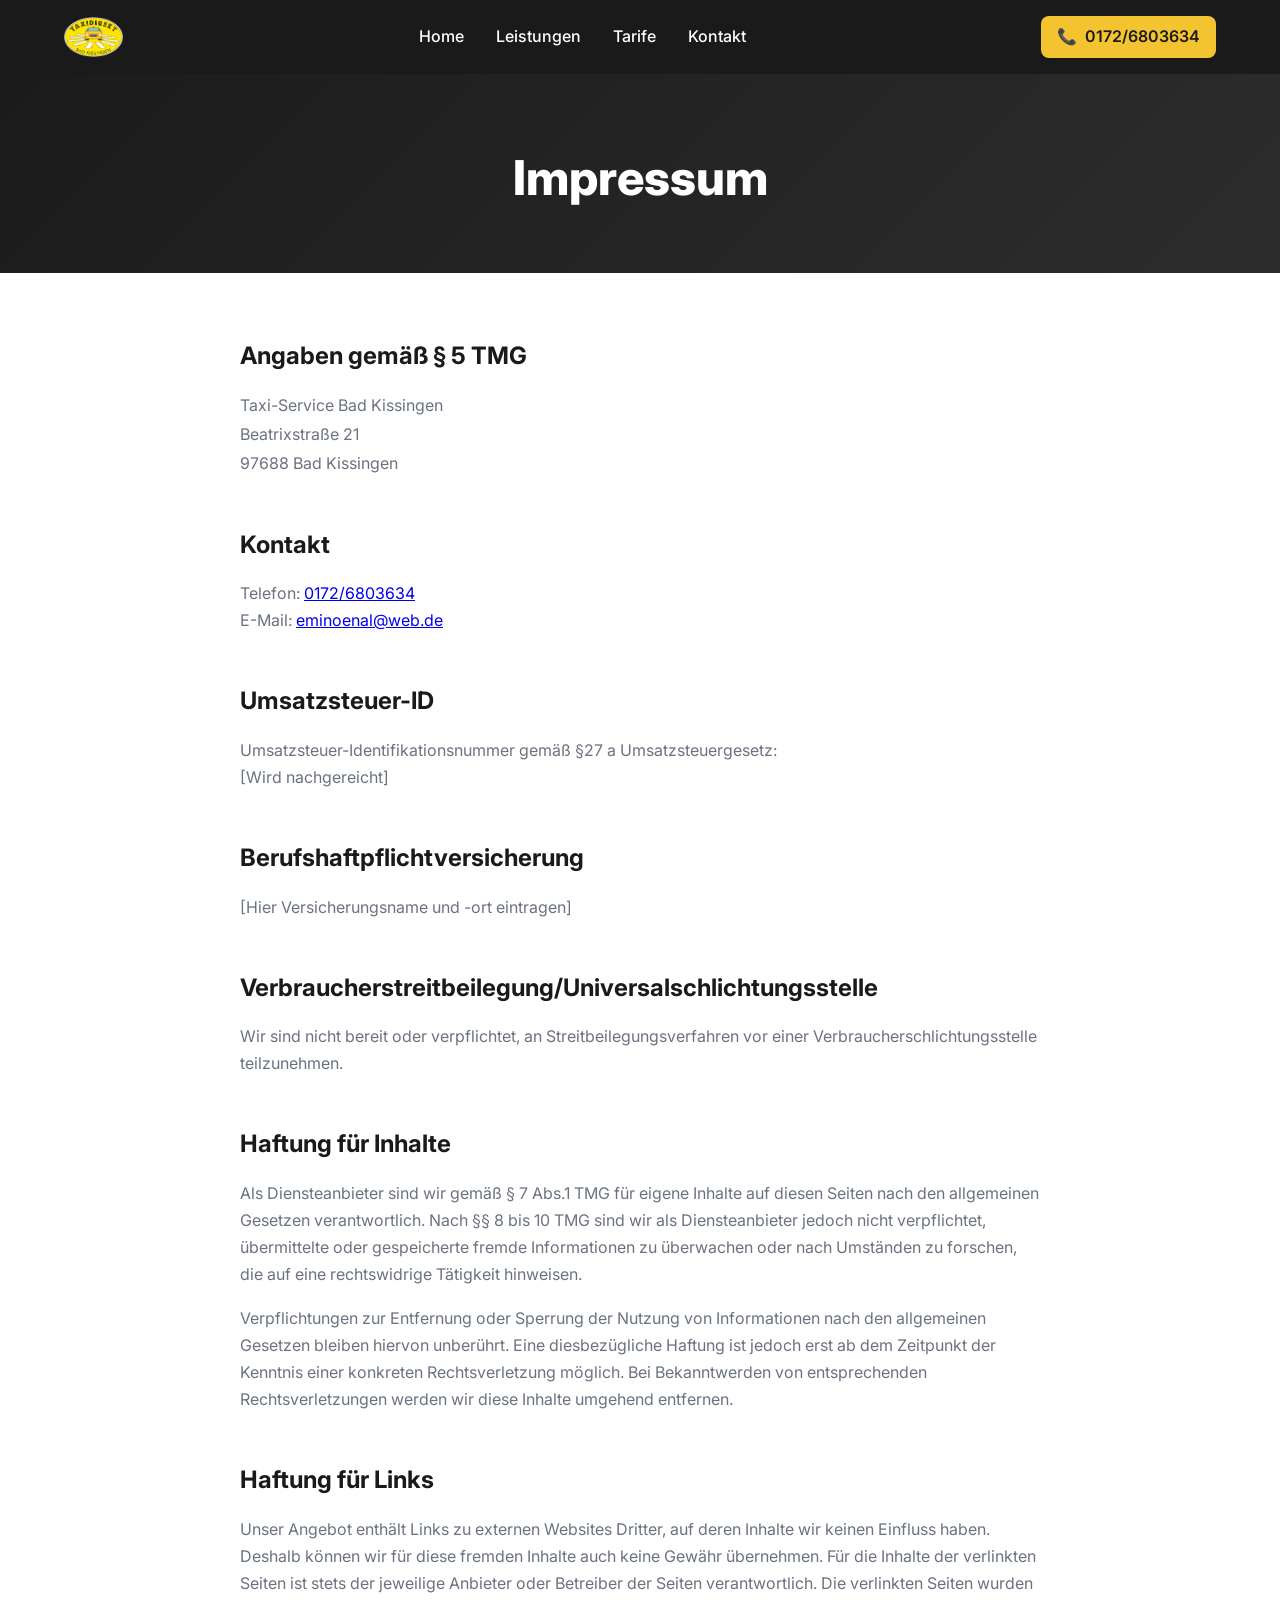
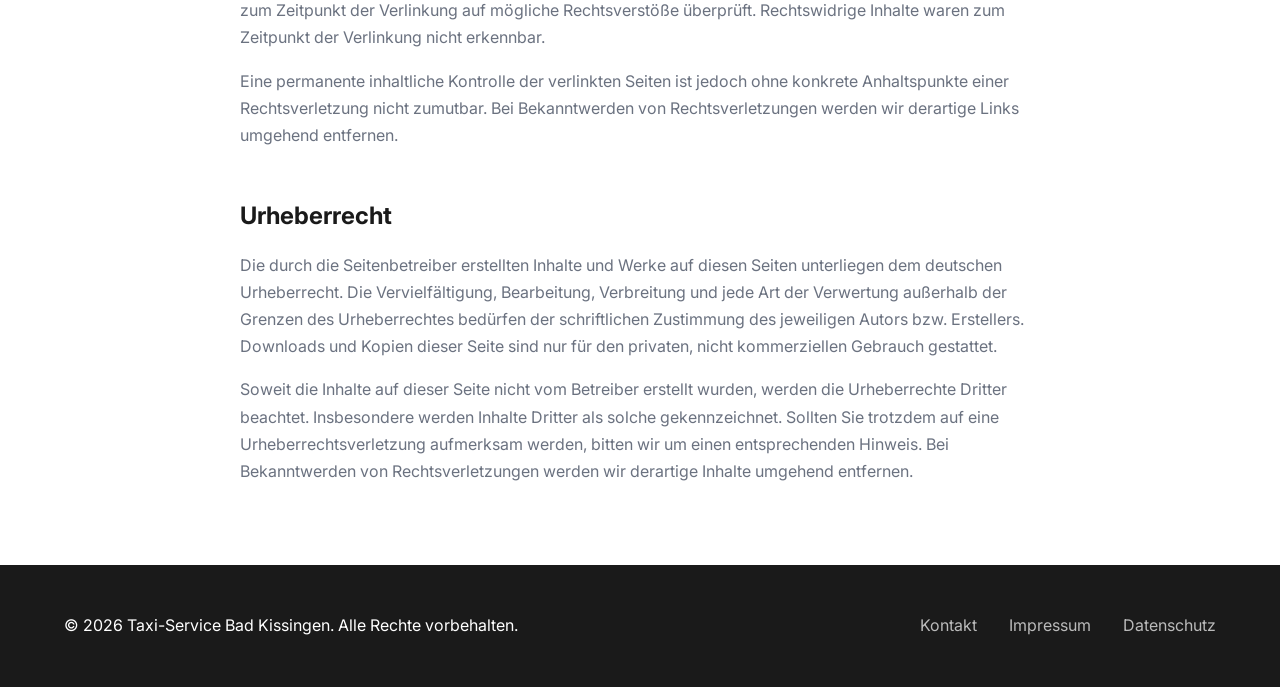
<file: impressum.html>
<!DOCTYPE html>
<html lang="de">
<head>
    <meta charset="UTF-8">
    <meta name="viewport" content="width=device-width, initial-scale=1.0">
    <title>Impressum | Taxi-Service Bad Kissingen</title>
    <meta name="description" content="Impressum von Taxi-Service Bad Kissingen. Rechtliche Angaben gemäß TMG.">
    <link rel="preconnect" href="https://fonts.googleapis.com">
    <link rel="preconnect" href="https://fonts.gstatic.com" crossorigin>
    <link href="https://fonts.googleapis.com/css2?family=Inter:wght@400;500;600;700;800&display=swap" rel="stylesheet">
    <link rel="stylesheet" href="css/style.css">
</head>
<body>
    <header>
        <div class="container">
            <a href="index.html" class="logo"><img src="img/logo.png" alt="Taxi Direkt Bad Kissingen" style="height: 40px; width: auto;"></a>
            <nav id="mainNav">
                <ul>
                    <li><a href="index.html">Home</a></li>
                    <li><a href="leistungen.html">Leistungen</a></li>
                    <li><a href="tarife.html">Tarife</a></li>
                    <li><a href="kontakt.html">Kontakt</a></li>
                </ul>
            </nav>
            <a href="tel:+491726803634" class="phone-header">
                <span>📞</span> 0172/6803634
            </a>
            <button class="mobile-menu-btn" onclick="toggleMenu()">☰</button>
        </div>
    </header>

    <div class="page-header">
        <div class="container">
            <h1>Impressum</h1>
        </div>
    </div>

    <section class="legal-content">
        <h2>Angaben gemäß § 5 TMG</h2>
        <address>
            Taxi-Service Bad Kissingen<br>
            Beatrixstraße 21<br>
            97688 Bad Kissingen
        </address>

        <h2>Kontakt</h2>
        <p>
            Telefon: <a href="tel:+491726803634">0172/6803634</a><br>
            E-Mail: <a href="mailto:eminoenal@web.de">eminoenal@web.de</a>
        </p>

        <h2>Umsatzsteuer-ID</h2>
        <p>Umsatzsteuer-Identifikationsnummer gemäß §27 a Umsatzsteuergesetz:<br>
        [Wird nachgereicht]</p>

        <h2>Berufshaftpflichtversicherung</h2>
        <p>[Hier Versicherungsname und -ort eintragen]</p>

        <h2>Verbraucherstreitbeilegung/Universalschlichtungsstelle</h2
        >
        <p>Wir sind nicht bereit oder verpflichtet, an Streitbeilegungsverfahren vor einer Verbraucherschlichtungsstelle teilzunehmen.</p>

        <h2>Haftung für Inhalte</h2>
        <p>Als Diensteanbieter sind wir gemäß § 7 Abs.1 TMG für eigene Inhalte auf diesen Seiten nach den allgemeinen Gesetzen verantwortlich. Nach §§ 8 bis 10 TMG sind wir als Diensteanbieter jedoch nicht verpflichtet, übermittelte oder gespeicherte fremde Informationen zu überwachen oder nach Umständen zu forschen, die auf eine rechtswidrige Tätigkeit hinweisen.</p>

        <p>Verpflichtungen zur Entfernung oder Sperrung der Nutzung von Informationen nach den allgemeinen Gesetzen bleiben hiervon unberührt. Eine diesbezügliche Haftung ist jedoch erst ab dem Zeitpunkt der Kenntnis einer konkreten Rechtsverletzung möglich. Bei Bekanntwerden von entsprechenden Rechtsverletzungen werden wir diese Inhalte umgehend entfernen.</p>

        <h2>Haftung für Links</h2>
        <p>Unser Angebot enthält Links zu externen Websites Dritter, auf deren Inhalte wir keinen Einfluss haben. Deshalb können wir für diese fremden Inhalte auch keine Gewähr übernehmen. Für die Inhalte der verlinkten Seiten ist stets der jeweilige Anbieter oder Betreiber der Seiten verantwortlich. Die verlinkten Seiten wurden zum Zeitpunkt der Verlinkung auf mögliche Rechtsverstöße überprüft. Rechtswidrige Inhalte waren zum Zeitpunkt der Verlinkung nicht erkennbar.</p>

        <p>Eine permanente inhaltliche Kontrolle der verlinkten Seiten ist jedoch ohne konkrete Anhaltspunkte einer Rechtsverletzung nicht zumutbar. Bei Bekanntwerden von Rechtsverletzungen werden wir derartige Links umgehend entfernen.</p>

        <h2>Urheberrecht</h2>
        <p>Die durch die Seitenbetreiber erstellten Inhalte und Werke auf diesen Seiten unterliegen dem deutschen Urheberrecht. Die Vervielfältigung, Bearbeitung, Verbreitung und jede Art der Verwertung außerhalb der Grenzen des Urheberrechtes bedürfen der schriftlichen Zustimmung des jeweiligen Autors bzw. Erstellers. Downloads und Kopien dieser Seite sind nur für den privaten, nicht kommerziellen Gebrauch gestattet.</p>

        <p>Soweit die Inhalte auf dieser Seite nicht vom Betreiber erstellt wurden, werden die Urheberrechte Dritter beachtet. Insbesondere werden Inhalte Dritter als solche gekennzeichnet. Sollten Sie trotzdem auf eine Urheberrechtsverletzung aufmerksam werden, bitten wir um einen entsprechenden Hinweis. Bei Bekanntwerden von Rechtsverletzungen werden wir derartige Inhalte umgehend entfernen.</p>
    </section>

    <footer>
        <div class="container">
            <div class="footer-content">
                <p>&copy; 2026 Taxi-Service Bad Kissingen. Alle Rechte vorbehalten.</p>
                <div class="footer-links">
                    <a href="kontakt.html">Kontakt</a>
                    <a href="impressum.html">Impressum</a>
                    <a href="datenschutz.html">Datenschutz</a>
                </div>
            </div>
        </div>
    </footer>

    <script>
        function toggleMenu() {
            const nav = document.getElementById('mainNav');
            nav.classList.toggle('active');
        }
    </script>
</body>
</html>
</file>
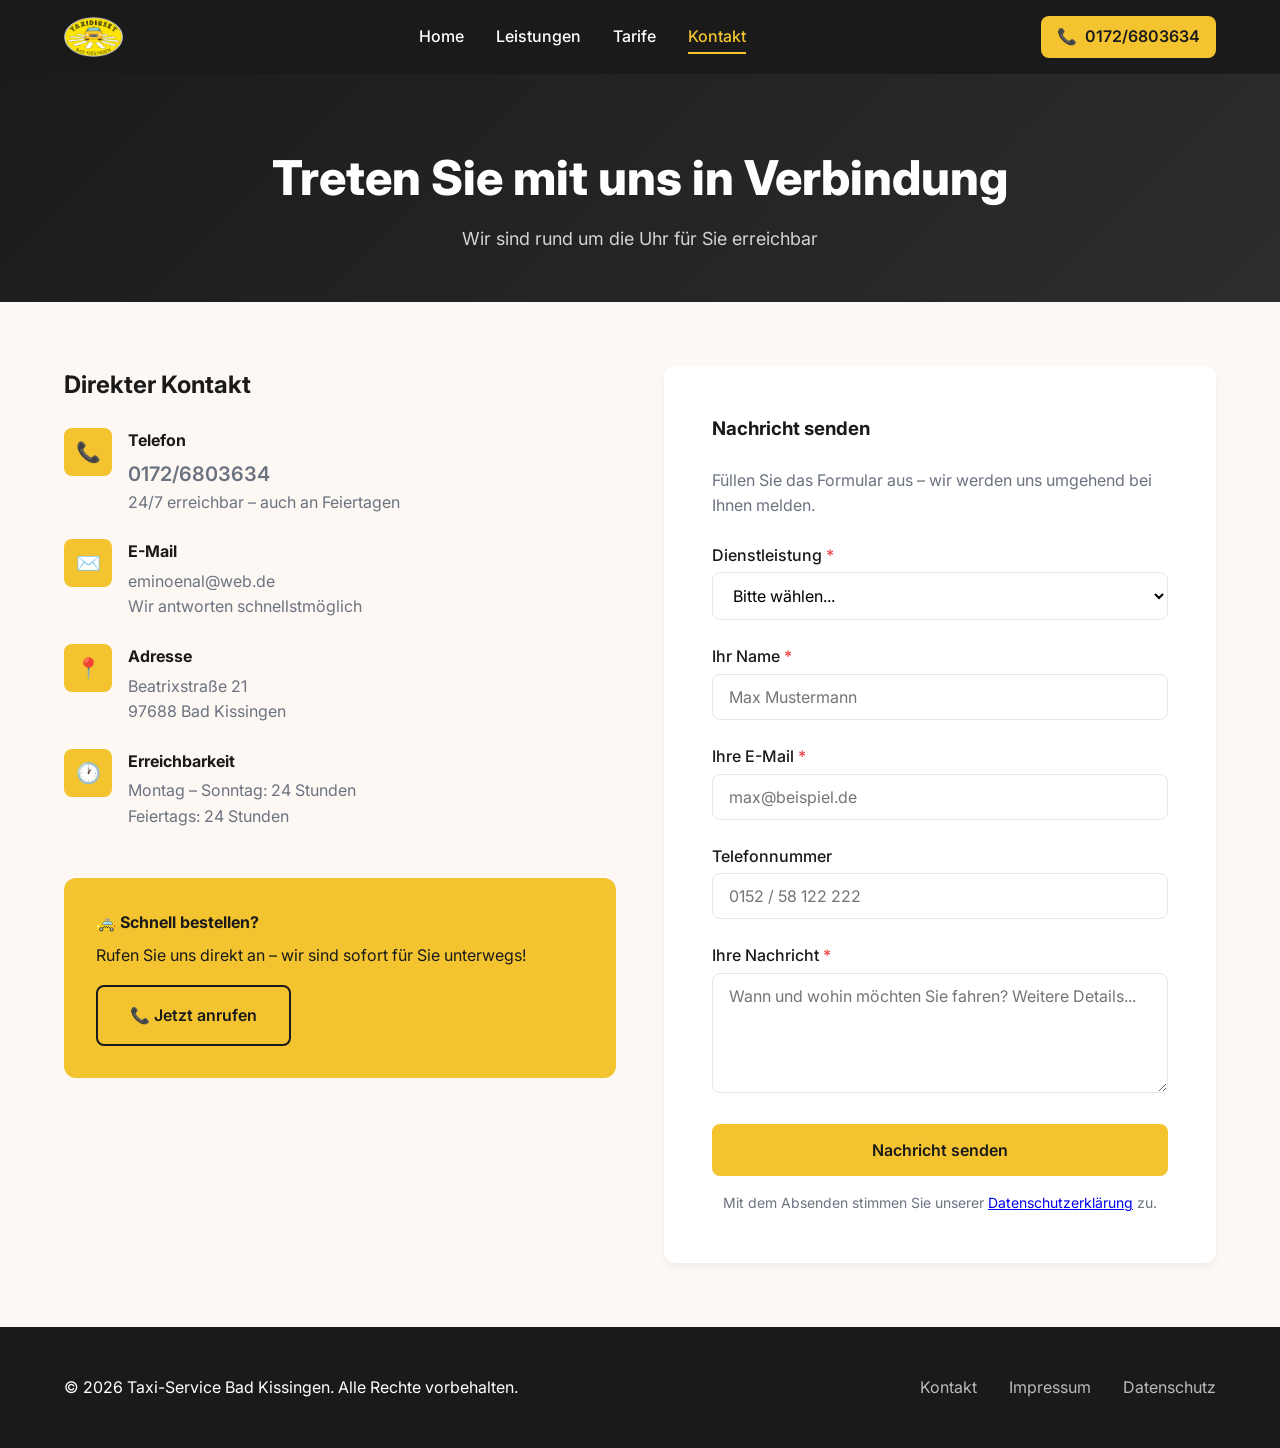
<file: kontakt.html>
<!DOCTYPE html>
<html lang="de">
<head>
    <meta charset="UTF-8">
    <meta name="viewport" content="width=device-width, initial-scale=1.0">
    <title>Kontakt | Taxi-Service Bad Kissingen</title>
    <meta name="description" content="Kontaktieren Sie Taxi-Service Bad Kissingen. 24/7 erreichbar unter 0172/6803634. Schreiben Sie uns oder rufen Sie an – wir sind für Sie da.">
    <link rel="preconnect" href="https://fonts.googleapis.com">
    <link rel="preconnect" href="https://fonts.gstatic.com" crossorigin>
    <link href="https://fonts.googleapis.com/css2?family=Inter:wght@400;500;600;700;800&display=swap" rel="stylesheet">
    <link rel="stylesheet" href="css/style.css">
</head>
<body>
    <header>
        <div class="container">
            <a href="index.html" class="logo"><img src="img/logo.png" alt="Taxi Direkt Bad Kissingen" style="height: 40px; width: auto;"></a>
            <nav id="mainNav">
                <ul>
                    <li><a href="index.html">Home</a></li>
                    <li><a href="leistungen.html">Leistungen</a></li>
                    <li><a href="tarife.html">Tarife</a></li>
                    <li><a href="kontakt.html" class="active">Kontakt</a></li>
                </ul>
            </nav>
            <a href="tel:+491726803634" class="phone-header">
                <span>📞</span> 0172/6803634
            </a>
            <button class="mobile-menu-btn" onclick="toggleMenu()">☰</button>
        </div>
    </header>

    <div class="page-header">
        <div class="container">
            <h1>Treten Sie mit uns in Verbindung</h1>
            <p>Wir sind rund um die Uhr für Sie erreichbar</p>
        </div>
    </div>

    <section class="contact">
        <div class="container">
            <div class="contact-grid">
                <div class="contact-info">
                    <h3>Direkter Kontakt</h3>
                    
                    <div class="contact-item">
                        <div class="contact-item-icon">📞</div>
                        <div class="contact-item-content">
                            <h4>Telefon</h4>
                            <a href="tel:+491726803634" style="font-size: 1.25rem; font-weight: 600;">0172/6803634</a>
                            <p>24/7 erreichbar – auch an Feiertagen</p>
                        </div>
                    </div>

                    <div class="contact-item">
                        <div class="contact-item-icon">✉️</div>
                        <div class="contact-item-content">
                            <h4>E-Mail</h4>
                            <a href="mailto:eminoenal@web.de">eminoenal@web.de</a>
                            <p>Wir antworten schnellstmöglich</p>
                        </div>
                    </div>

                    <div class="contact-item">
                        <div class="contact-item-icon">📍</div>
                        <div class="contact-item-content">
                            <h4>Adresse</h4>
                            <p>Beatrixstraße 21<br>97688 Bad Kissingen</p>
                        </div>
                    </div>

                    <div class="contact-item">
                        <div class="contact-item-icon">🕐</div>
                        <div class="contact-item-content">
                            <h4>Erreichbarkeit</h4>
                            <p>Montag – Sonntag: 24 Stunden<br>Feiertags: 24 Stunden</p>
                        </div>
                    </div>

                    <div style="margin-top: var(--spacing-xl); padding: var(--spacing-lg); background: var(--color-primary); border-radius: 12px;">
                        <h4 style="color: var(--color-dark); margin-bottom: var(--spacing-sm);">🚕 Schnell bestellen?</h4>
                        <p style="color: var(--color-dark);">Rufen Sie uns direkt an – wir sind sofort für Sie unterwegs!</p>
                        <a href="tel:+491726803634" class="btn btn-outline" style="border-color: var(--color-dark); color: var(--color-dark); margin-top: var(--spacing-base);">📞 Jetzt anrufen</a>
                    </div>
                </div>

                <div class="contact-form-wrapper">
                    <div id="formSuccess" class="form-success">
                        <strong>Danke!</strong> Wir melden uns in Kürze bei Ihnen.
                    </div>

                    <h3>Nachricht senden</h3>
                    <p style="color: var(--color-gray); margin-bottom: var(--spacing-md);">Füllen Sie das Formular aus – wir werden uns umgehend bei Ihnen melden.</p>

                    <form id="contactForm" action="#" method="POST">
                        <div class="form-group">
                            <label for="service">Dienstleistung <span class="required">*</span></label>
                            <select id="service" name="service" required>
                                <option value="">Bitte wählen...</option>
                                <option value="personenbefoerderung">Personenbeförderung</option>
                                <option value="grossraum">Großraumfahrzeug / Bus</option>
                                <option value="flughafen">Flughafentransfer</option>
                                <option value="krankenfahrt">Krankenfahrt</option>
                                <option value="kurier">Kurierfahrt</option>
                                <option value="besorgung">Besorgungsfahrt</option>
                                <option value="rollstuhl">Rollstuhltransport</option>
                                <option value="sonstiges">Sonstiges</option>
                            </select>
                            <span class="error-message">Bitte wählen Sie eine Dienstleistung</span>
                        </div>

                        <div class="form-group">
                            <label for="name">Ihr Name <span class="required">*</span></label>
                            <input type="text" id="name" name="name" placeholder="Max Mustermann" required>
                            <span class="error-message">Bitte geben Sie Ihren Namen ein</span>
                        </div>

                        <div class="form-group"
                        >
                            <label for="email">Ihre E-Mail <span class="required">*</span></label>
                            <input type="email" id="email" name="email" placeholder="max@beispiel.de" required>
                            <span class="error-message">Bitte geben Sie eine gültige E-Mail-Adresse ein</span>
                        </div>

                        <div class="form-group">
                            <label for="phone">Telefonnummer</label>
                            <input type="tel" id="phone" name="phone" placeholder="0152 / 58 122 222">
                        </div>

                        <div class="form-group">
                            <label for="message">Ihre Nachricht <span class="required">*</span></label>
                            <textarea id="message" name="message" required placeholder="Wann und wohin möchten Sie fahren? Weitere Details..."></textarea>
                            <span class="error-message">Bitte geben Sie eine Nachricht ein</span>
                        </div>

                        <button type="submit" class="btn btn-primary" style="width: 100%;">Nachricht senden</button>
                    </form>

                    <p style="color: var(--color-gray); font-size: 0.875rem; margin-top: var(--spacing-base); text-align: center;">
                        Mit dem Absenden stimmen Sie unserer <a href="datenschutz.html">Datenschutzerklärung</a> zu.
                    </p>
                </div>
            </div>
        </div>
    </section>

    <footer>
        <div class="container">
            <div class="footer-content">
                <p>&copy; 2026 Taxi-Service Bad Kissingen. Alle Rechte vorbehalten.</p>
                <div class="footer-links">
                    <a href="kontakt.html">Kontakt</a>
                    <a href="impressum.html">Impressum</a>
                    <a href="datenschutz.html">Datenschutz</a>
                </div>
            </div>
        </div>
    </footer>

    <script>
        function toggleMenu() {
            const nav = document.getElementById('mainNav');
            nav.classList.toggle('active');
        }

        // Erweiterte Formular-Validierung
        document.getElementById('contactForm').addEventListener('submit', function(e) {
            e.preventDefault();
            
            let isValid = true;
            const requiredFields = ['service', 'name', 'email', 'message'];
            
            // Reset errors
            document.querySelectorAll('.error').forEach(el => el.classList.remove('error'));
            document.querySelectorAll('.error-message.visible').forEach(el => el.classList.remove('visible'));
            
            requiredFields.forEach(fieldId => {
                const field = document.getElementById(fieldId);
                const errorMsg = field.nextElementSibling;
                
                if (!field.value.trim()) {
                    field.classList.add('error');
                    if (errorMsg && errorMsg.classList.contains('error-message')) {
                        errorMsg.classList.add('visible');
                    }
                    isValid = false;
                }
            });

            // Email validation
            const emailField = document.getElementById('email');
            const emailPattern = /^[^\s@]+@[^\s@]+\.[^\s@]+$/;
            if (emailField.value && !emailPattern.test(emailField.value)) {
                emailField.classList.add('error');
                const errorMsg = emailField.nextElementSibling;
                if (errorMsg && errorMsg.classList.contains('error-message')) {
                    errorMsg.textContent = 'Bitte geben Sie eine gültige E-Mail-Adresse ein';
                    errorMsg.classList.add('visible');
                }
                isValid = false;
            }
            
            if (isValid) {
                document.getElementById('formSuccess').classList.add('visible');
                this.reset();
                
                // Hide success message after 5 seconds
                setTimeout(() => {
                    document.getElementById('formSuccess').classList.remove('visible');
                }, 5000);
            }
        });
    </script>
</body>
</html>
</file>
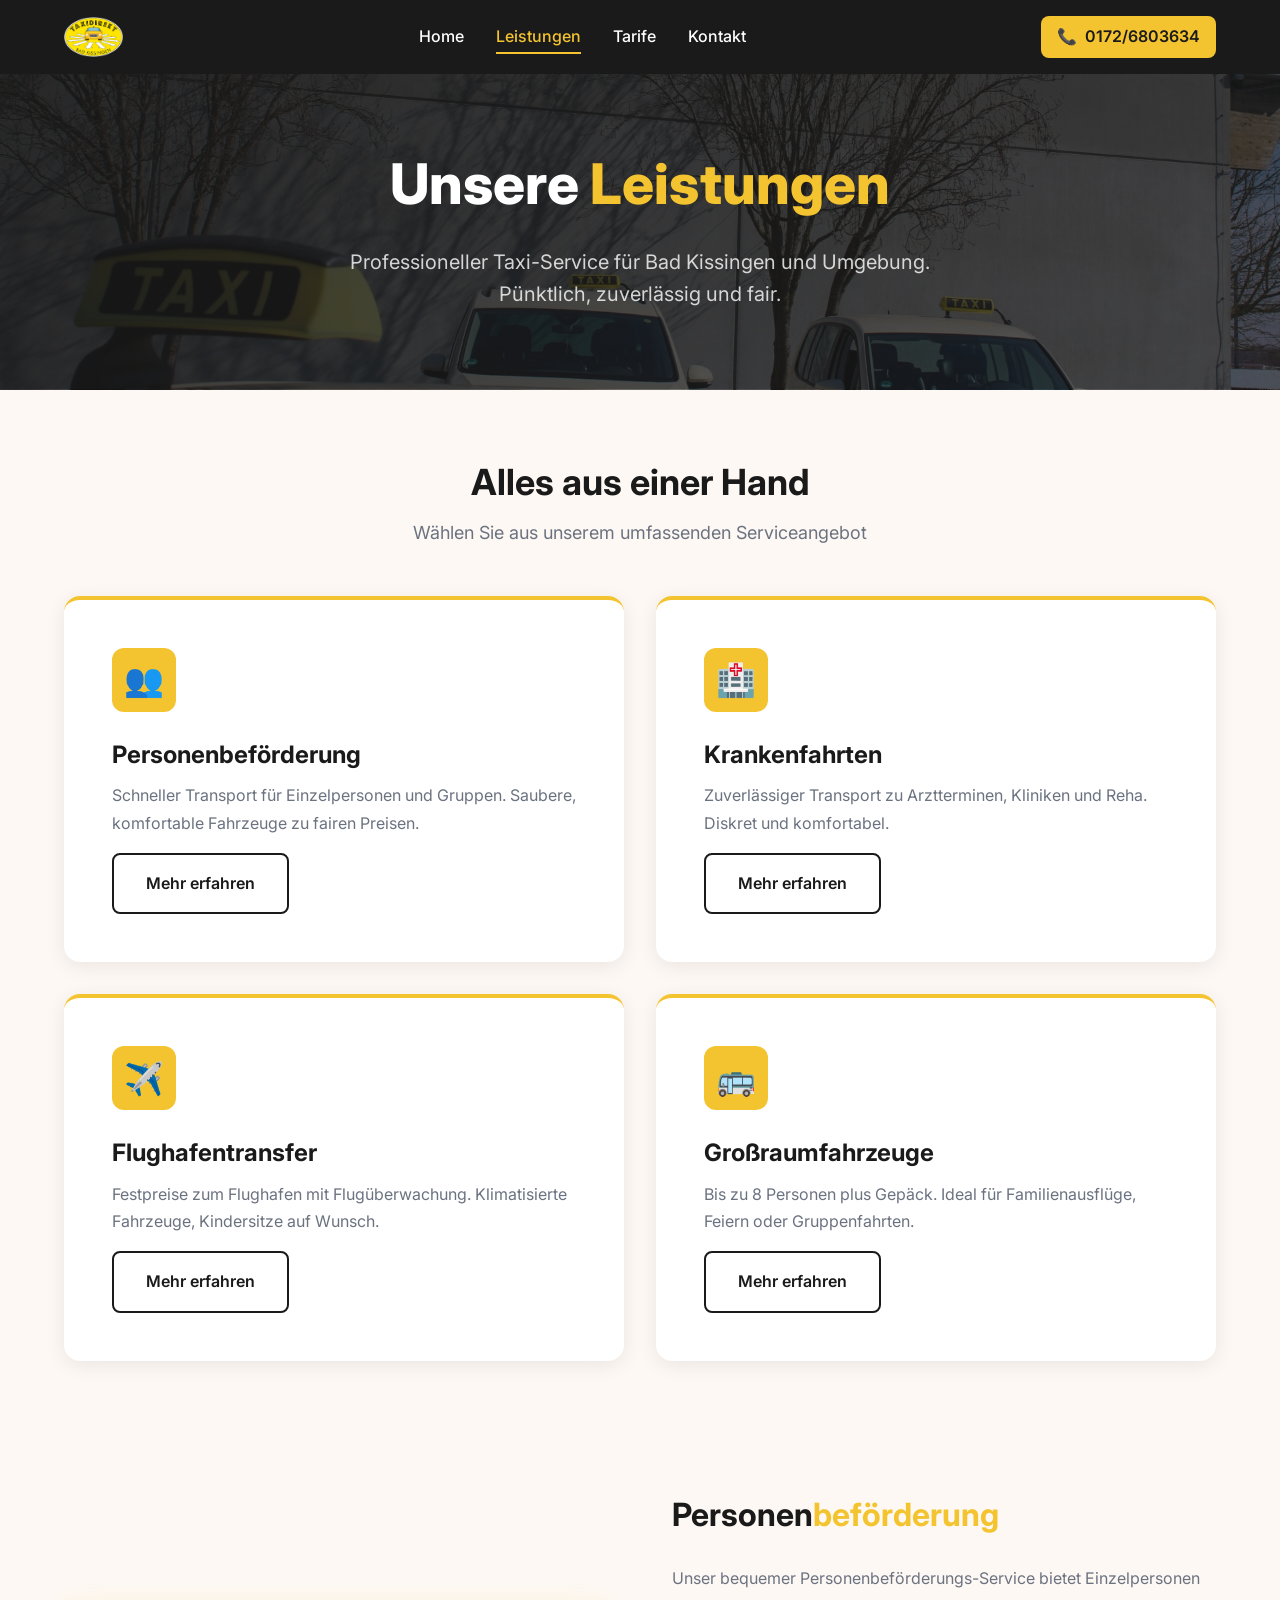
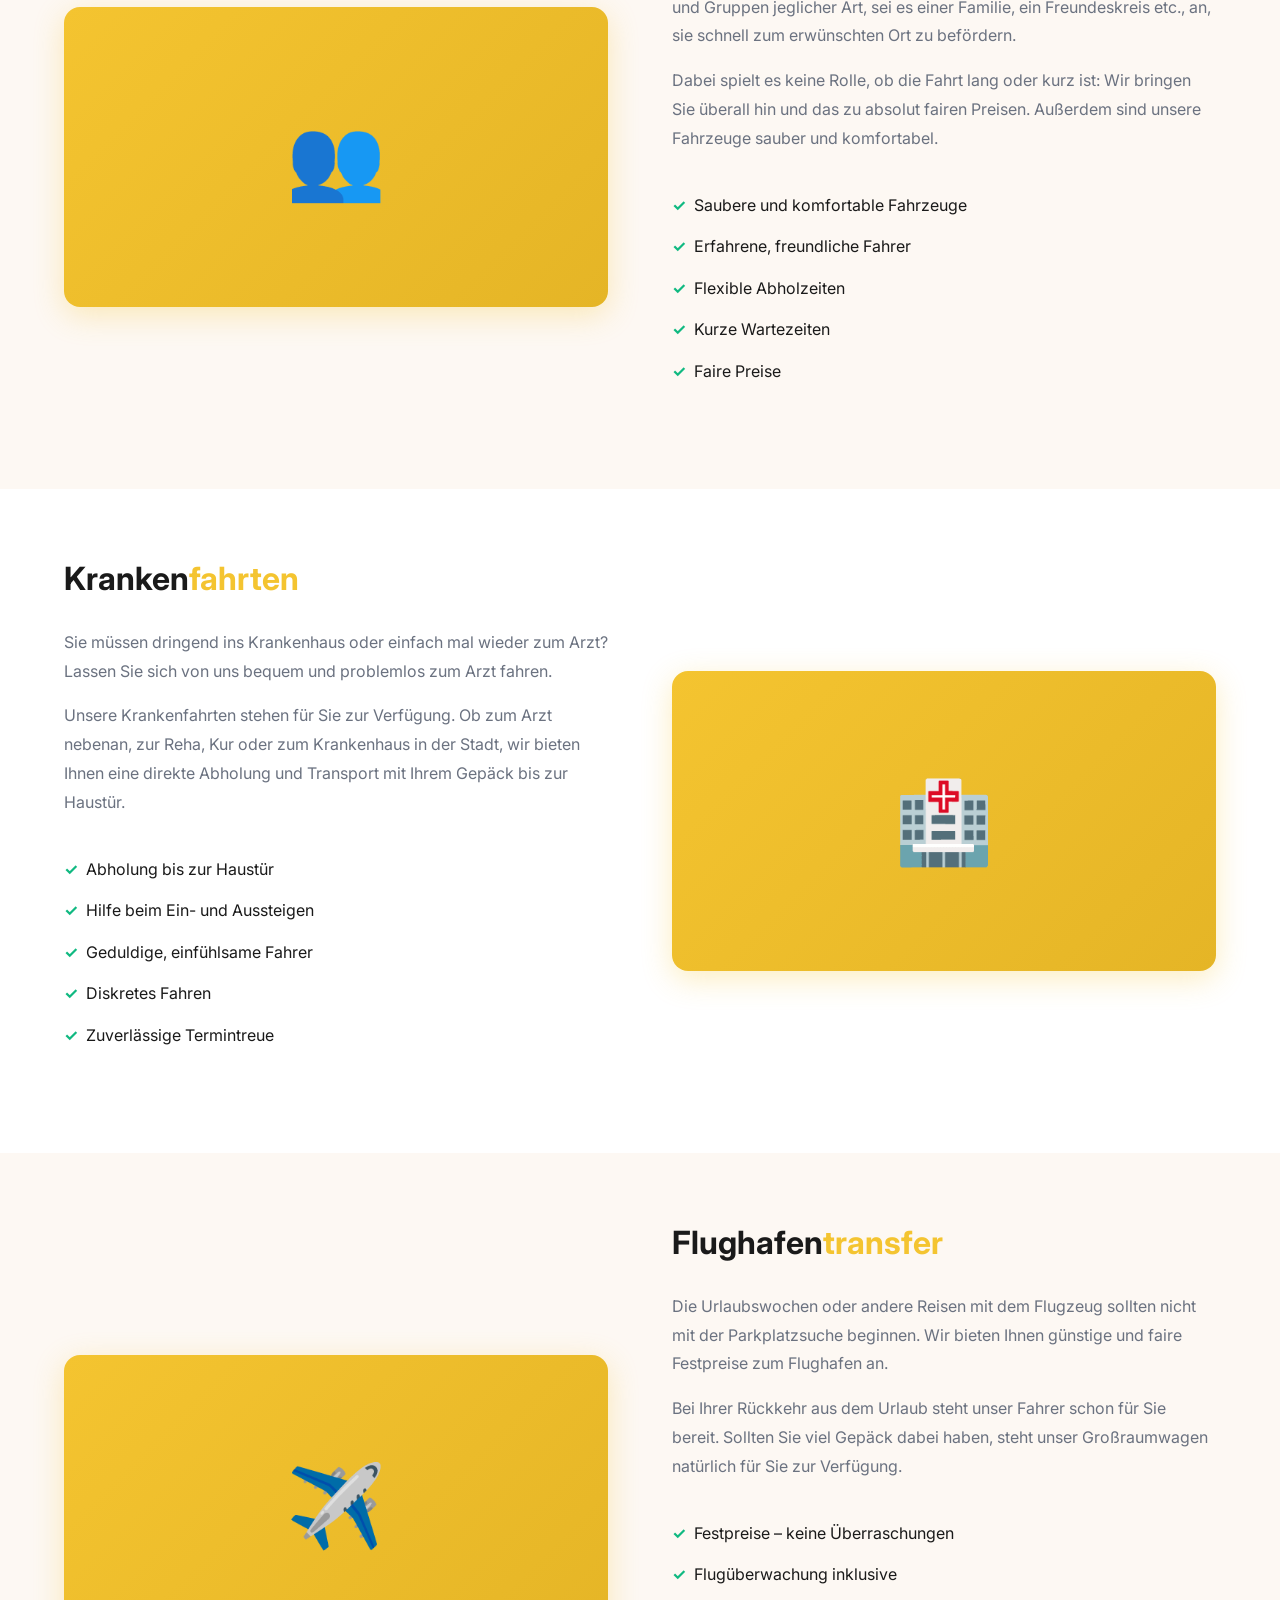
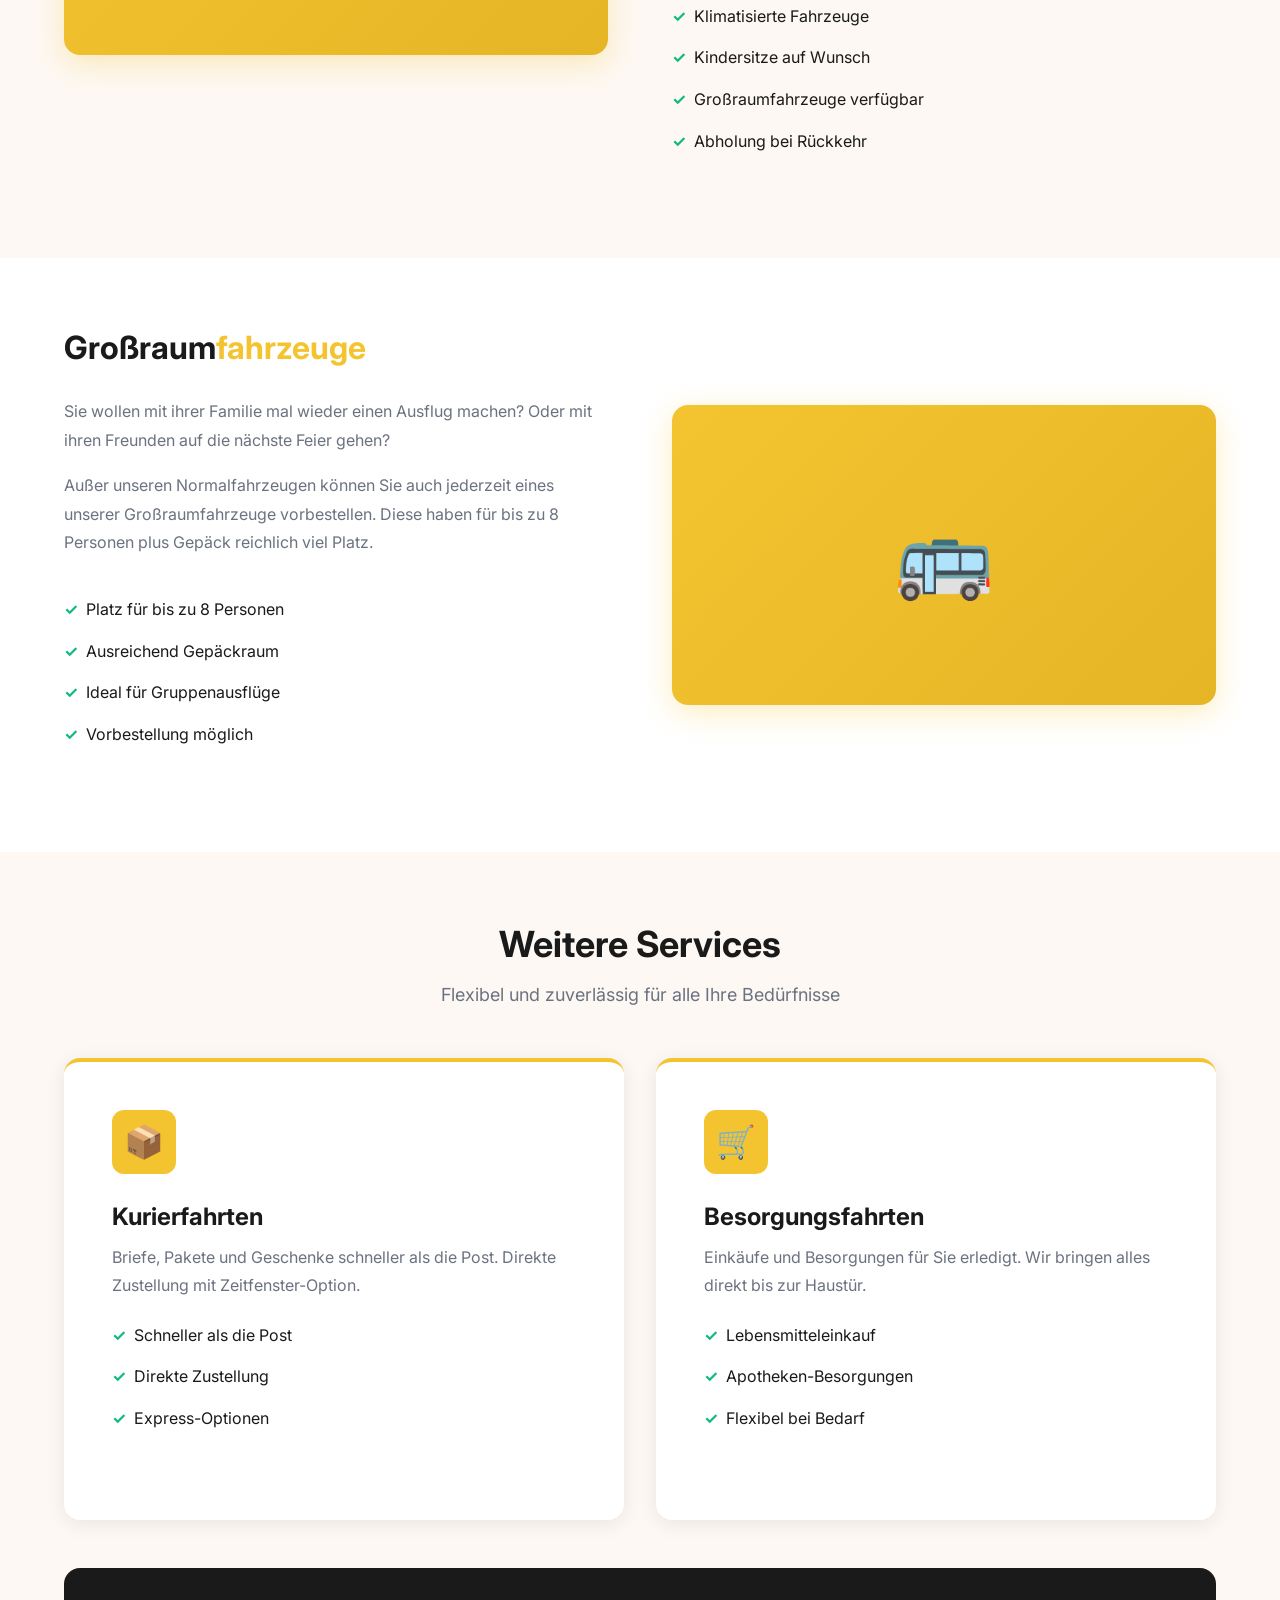
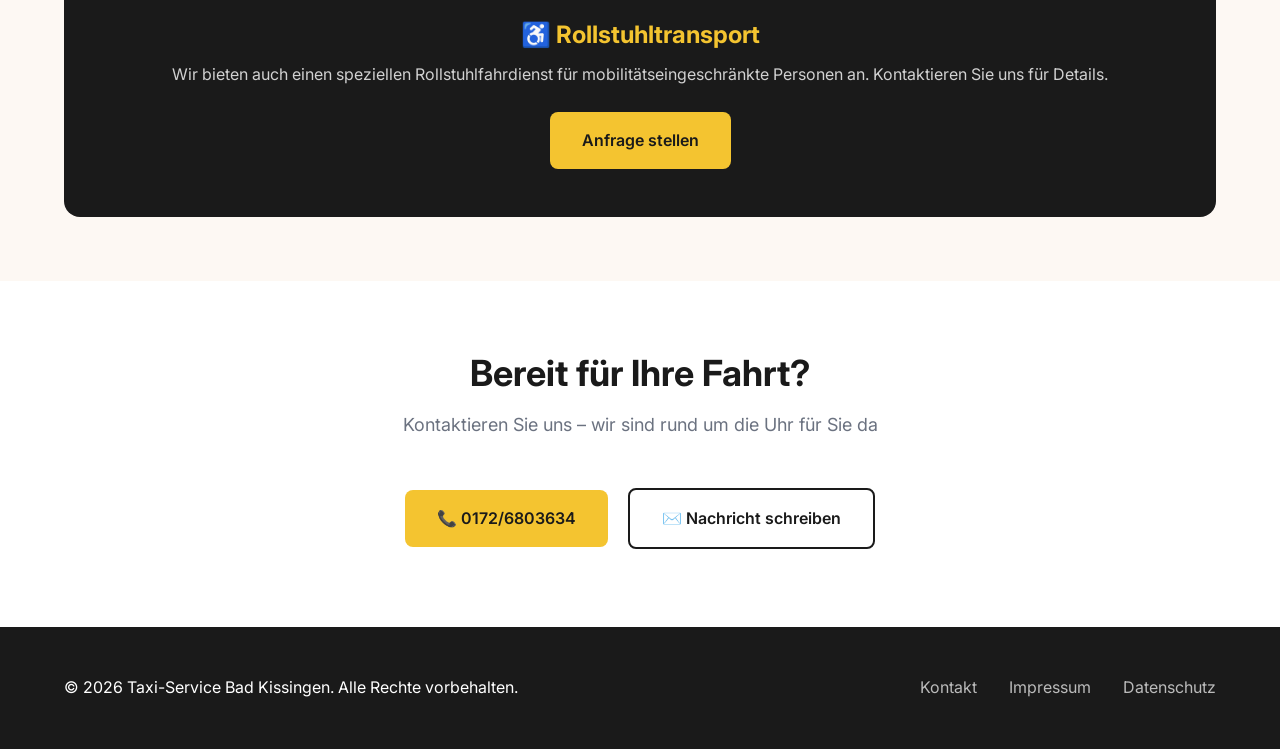
<file: leistungen.html>
<!DOCTYPE html>
<html lang="de">
<head>
    <meta charset="UTF-8">
    <meta name="viewport" content="width=device-width, initial-scale=1.0">
    <title>Leistungen | Taxi-Service Bad Kissingen</title>
    <meta name="description" content="Unser Dienstleistungen: Personenbeförderung, Großraumfahrzeuge, Flughafentransfer, Krankenfahrten, Kurierfahrten und Besorgungsfahrten in Bad Kissingen.">
    <link rel="preconnect" href="https://fonts.googleapis.com">
    <link rel="preconnect" href="https://fonts.gstatic.com" crossorigin>
    <link href="https://fonts.googleapis.com/css2?family=Inter:wght@400;500;600;700;800&display=swap" rel="stylesheet">
    <link rel="stylesheet" href="css/style.css">
    <style>
        /* Zusätzliche Styles für Leistungen-Seite */
        .service-hero {
            background: linear-gradient(135deg, rgba(26,26,26,0.9) 0%, rgba(26,26,26,0.7) 100%), url('img/hero-taxi.jpg');
            background-size: cover;
            background-position: center;
            padding: 140px 0 80px;
            text-align: center;
            color: #fff;
        }

        .service-hero h1 {
            font-size: clamp(2rem, 5vw, 3.5rem);
            font-weight: 800;
            margin-bottom: var(--spacing-base);
        }

        .service-hero h1 span {
            color: var(--color-primary);
        }

        .service-hero p {
            font-size: 1.25rem;
            color: rgba(255,255,255,0.8);
            max-width: 600px;
            margin: 0 auto;
        }

        .services-overview {
            padding: var(--spacing-2xl) 0;
            background: var(--color-light);
        }

        .services-grid-2 {
            display: grid;
            grid-template-columns: repeat(2, 1fr);
            gap: var(--spacing-lg);
        }

        @media (max-width: 768px) {
            .services-grid-2 {
                grid-template-columns: 1fr;
            }
        }

        .service-card-large {
            background: #fff;
            border-radius: 16px;
            padding: var(--spacing-xl);
            box-shadow: 0 4px 20px rgba(0,0,0,0.08);
            transition: transform 0.3s, box-shadow 0.3s;
            border-top: 4px solid var(--color-primary);
        }

        .service-card-large:hover {
            transform: translateY(-4px);
            box-shadow: 0 8px 30px rgba(0,0,0,0.12);
        }

        .service-card-large .icon {
            width: 64px;
            height: 64px;
            background: var(--color-primary);
            border-radius: 12px;
            display: flex;
            align-items: center;
            justify-content: center;
            font-size: 2rem;
            margin-bottom: var(--spacing-md);
        }

        .service-card-large h3 {
            font-size: 1.5rem;
            margin-bottom: var(--spacing-sm);
            color: var(--color-dark);
        }

        .service-card-large p {
            color: var(--color-gray);
            line-height: 1.7;
            margin-bottom: var(--spacing-base);
        }

        .service-detail {
            padding: var(--spacing-2xl) 0;
        }

        .service-detail:nth-child(even) {
            background: var(--color-light);
        }

        .service-detail-grid {
            display: grid;
            grid-template-columns: 1fr 1fr;
            gap: var(--spacing-2xl);
            align-items: center;
        }

        .service-detail-grid.reverse {
            direction: rtl;
        }

        .service-detail-grid.reverse > * {
            direction: ltr;
        }

        @media (max-width: 768px) {
            .service-detail-grid {
                grid-template-columns: 1fr;
                gap: var(--spacing-xl);
            }
        }

        .service-visual {
            background: linear-gradient(135deg, var(--color-primary) 0%, var(--color-primary-dark) 100%);
            border-radius: 16px;
            height: 300px;
            display: flex;
            align-items: center;
            justify-content: center;
            font-size: 5rem;
            box-shadow: 0 8px 30px rgba(244,196,48,0.3);
        }

        .service-content h2 {
            font-size: 2rem;
            margin-bottom: var(--spacing-md);
            color: var(--color-dark);
        }

        .service-content h2 span {
            color: var(--color-primary);
        }

        .service-content p {
            color: var(--color-gray);
            line-height: 1.8;
            margin-bottom: var(--spacing-base);
        }

        .feature-list {
            list-style: none;
            margin: var(--spacing-lg) 0;
        }

        .feature-list li {
            padding: var(--spacing-sm) 0;
            color: var(--color-dark);
            display: flex;
            align-items: flex-start;
            gap: var(--spacing-sm);
        }

        .feature-list li::before {
            content: '✓';
            color: var(--color-success);
            font-weight: bold;
            flex-shrink: 0;
        }

        .cta-box {
            background: var(--color-dark);
            color: #fff;
            padding: var(--spacing-xl);
            border-radius: 16px;
            text-align: center;
            margin-top: var(--spacing-xl);
        }

        .cta-box h3 {
            color: var(--color-primary);
            font-size: 1.5rem;
            margin-bottom: var(--spacing-sm);
        }

        .cta-box p {
            color: rgba(255,255,255,0.8);
            margin-bottom: var(--spacing-md);
        }
    </style>
</head>
<body>
    <header>
        <div class="container">
            <a href="index.html" class="logo"><img src="img/logo.png" alt="Taxi Direkt Bad Kissingen" style="height: 40px; width: auto;"></a>
            <nav id="mainNav">
                <ul>
                    <li><a href="index.html">Home</a></li>
                    <li><a href="leistungen.html" class="active">Leistungen</a></li>
                    <li><a href="tarife.html">Tarife</a></li>
                    <li><a href="kontakt.html">Kontakt</a></li>
                </ul>
            </nav>
            <a href="tel:+491726803634" class="phone-header">
                <span>📞</span> 0172/6803634
            </a>
            <button class="mobile-menu-btn" onclick="toggleMenu()">☰</button>
        </div>
    </header>

    <!-- Hero Section -->
    <section class="service-hero">
        <div class="container">
            <h1>Unsere <span>Leistungen</span></h1>
            <p>Professioneller Taxi-Service für Bad Kissingen und Umgebung. Pünktlich, zuverlässig und fair.</p>
        </div>
    </section>

    <!-- Services Overview Cards -->
    <section class="services-overview">
        <div class="container">
            <div class="section-header">
                <h2>Alles aus einer Hand</h2>
                <p>Wählen Sie aus unserem umfassenden Serviceangebot</p>
            </div>
            
            <div class="services-grid-2">
                <div class="service-card-large">
                    <div class="icon">👥</div>
                    <h3>Personenbeförderung</h3>
                    <p>Schneller Transport für Einzelpersonen und Gruppen. Saubere, komfortable Fahrzeuge zu fairen Preisen.</p>
                    <a href="#personenbefoerderung" class="btn btn-outline">Mehr erfahren</a>
                </div>

                <div class="service-card-large">
                    <div class="icon">🏥</div>
                    <h3>Krankenfahrten</h3>
                    <p>Zuverlässiger Transport zu Arztterminen, Kliniken und Reha. Diskret und komfortabel.</p>
                    <a href="#krankenfahrten" class="btn btn-outline">Mehr erfahren</a>
                </div>

                <div class="service-card-large">
                    <div class="icon">✈️</div>
                    <h3>Flughafentransfer</h3>
                    <p>Festpreise zum Flughafen mit Flugüberwachung. Klimatisierte Fahrzeuge, Kindersitze auf Wunsch.</p>
                    <a href="#flughafen" class="btn btn-outline">Mehr erfahren</a>
                </div>

                <div class="service-card-large">
                    <div class="icon">🚌</div>
                    <h3>Großraumfahrzeuge</h3>
                    <p>Bis zu 8 Personen plus Gepäck. Ideal für Familienausflüge, Feiern oder Gruppenfahrten.</p>
                    <a href="#grossraum" class="btn btn-outline">Mehr erfahren</a>
                </div>
            </div>
        </div>
    </section>

    <!-- Detailed Service Sections -->
    
    <!-- Personenbeförderung -->
    <section class="service-detail" id="personenbefoerderung">
        <div class="container">
            <div class="service-detail-grid">
                <div class="service-visual">👥</div>
                <div class="service-content">
                    <h2>Personen<span>beförderung</span></h2>
                    <p>Unser bequemer Personenbeförderungs-Service bietet Einzelpersonen und Gruppen jeglicher Art, sei es einer Familie, ein Freundeskreis etc., an, sie schnell zum erwünschten Ort zu befördern.</p>
                    <p>Dabei spielt es keine Rolle, ob die Fahrt lang oder kurz ist: Wir bringen Sie überall hin und das zu absolut fairen Preisen. Außerdem sind unsere Fahrzeuge sauber und komfortabel.</p>
                    
                    <ul class="feature-list">
                        <li>Saubere und komfortable Fahrzeuge</li>
                        <li>Erfahrene, freundliche Fahrer</li>
                        <li>Flexible Abholzeiten</li>
                        <li>Kurze Wartezeiten</li>
                        <li>Faire Preise</li>
                    </ul>
                </div>
            </div>
        </div>
    </section>

    <!-- Krankenfahrten -->
    <section class="service-detail" id="krankenfahrten">
        <div class="container">
            <div class="service-detail-grid reverse">
                <div class="service-visual">🏥</div>
                <div class="service-content">
                    <h2>Kranken<span>fahrten</span></h2>
                    <p>Sie müssen dringend ins Krankenhaus oder einfach mal wieder zum Arzt? Lassen Sie sich von uns bequem und problemlos zum Arzt fahren.</p>
                    <p>Unsere Krankenfahrten stehen für Sie zur Verfügung. Ob zum Arzt nebenan, zur Reha, Kur oder zum Krankenhaus in der Stadt, wir bieten Ihnen eine direkte Abholung und Transport mit Ihrem Gepäck bis zur Haustür.</p>
                    
                    <ul class="feature-list">
                        <li>Abholung bis zur Haustür</li>
                        <li>Hilfe beim Ein- und Aussteigen</li>
                        <li>Geduldige, einfühlsame Fahrer</li>
                        <li>Diskretes Fahren</li>
                        <li>Zuverlässige Termintreue</li>
                    </ul>
                </div>
            </div>
        </div>
    </section>

    <!-- Flughafentransfer -->
    <section class="service-detail" id="flughafen">
        <div class="container">
            <div class="service-detail-grid">
                <div class="service-visual">✈️</div>
                <div class="service-content">
                    <h2>Flughafen<span>transfer</span></h2>
                    <p>Die Urlaubswochen oder andere Reisen mit dem Flugzeug sollten nicht mit der Parkplatzsuche beginnen. Wir bieten Ihnen günstige und faire Festpreise zum Flughafen an.</p>
                    <p>Bei Ihrer Rückkehr aus dem Urlaub steht unser Fahrer schon für Sie bereit. Sollten Sie viel Gepäck dabei haben, steht unser Großraumwagen natürlich für Sie zur Verfügung.</p>
                    
                    <ul class="feature-list">
                        <li>Festpreise – keine Überraschungen</li>
                        <li>Flugüberwachung inklusive</li>
                        <li>Klimatisierte Fahrzeuge</li>
                        <li>Kindersitze auf Wunsch</li>
                        <li>Großraumfahrzeuge verfügbar</li>
                        <li>Abholung bei Rückkehr</li>
                    </ul>
                </div>
            </div>
        </div>
    </section>

    <!-- Großraumfahrzeuge -->
    <section class="service-detail" id="grossraum">
        <div class="container">
            <div class="service-detail-grid reverse">
                <div class="service-visual">🚌</div>
                <div class="service-content">
                    <h2>Großraum<span>fahrzeuge</span></h2>
                    <p>Sie wollen mit ihrer Familie mal wieder einen Ausflug machen? Oder mit ihren Freunden auf die nächste Feier gehen?</p>
                    <p>Außer unseren Normalfahrzeugen können Sie auch jederzeit eines unserer Großraumfahrzeuge vorbestellen. Diese haben für bis zu 8 Personen plus Gepäck reichlich viel Platz.</p>
                    
                    <ul class="feature-list">
                        <li>Platz für bis zu 8 Personen</li>
                        <li>Ausreichend Gepäckraum</li>
                        <li>Ideal für Gruppenausflüge</li>
                        <li>Vorbestellung möglich</li>
                    </ul>
                </div>
            </div>
        </div>
    </section>

    <!-- Weitere Services -->
    <section class="services-overview">
        <div class="container">
            <div class="section-header">
                <h2>Weitere Services</h2>
                <p>Flexibel und zuverlässig für alle Ihre Bedürfnisse</p>
            </div>
            
            <div class="services-grid-2">
                <div class="service-card-large">
                    <div class="icon">📦</div>
                    <h3>Kurierfahrten</h3>
                    <p>Briefe, Pakete und Geschenke schneller als die Post. Direkte Zustellung mit Zeitfenster-Option.</p>
                    <ul class="feature-list" style="margin-top: var(--spacing-base);">
                        <li>Schneller als die Post</li>
                        <li>Direkte Zustellung</li>
                        <li>Express-Optionen</li>
                    </ul>
                </div>

                <div class="service-card-large">
                    <div class="icon">🛒</div>
                    <h3>Besorgungsfahrten</h3>
                    <p>Einkäufe und Besorgungen für Sie erledigt. Wir bringen alles direkt bis zur Haustür.</p>
                    <ul class="feature-list" style="margin-top: var(--spacing-base);">
                        <li>Lebensmitteleinkauf</li>
                        <li>Apotheken-Besorgungen</li>
                        <li>Flexibel bei Bedarf</li>
                    </ul>
                </div>
            </div>

            <div class="cta-box">
                <h3>♿ Rollstuhltransport</h3>
                <p>Wir bieten auch einen speziellen Rollstuhlfahrdienst für mobilitätseingeschränkte Personen an. Kontaktieren Sie uns für Details.</p>
                <a href="kontakt.html" class="btn btn-primary">Anfrage stellen</a>
            </div>
        </div>
    </section>

    <!-- CTA Section -->
    <section class="contact" style="background: #fff;">
        <div class="container">
            <div class="section-header">
                <h2>Bereit für Ihre Fahrt?</h2>
                <p>Kontaktieren Sie uns – wir sind rund um die Uhr für Sie da</p>
            </div>
            <div style="text-align: center;">
                <a href="tel:+491726803634" class="btn btn-primary" style="margin-right: var(--spacing-base); margin-bottom: var(--spacing-base);">📞 0172/6803634</a>
                <a href="kontakt.html" class="btn btn-outline">✉️ Nachricht schreiben</a>
            </div>
        </div>
    </section>

    <footer>
        <div class="container">
            <div class="footer-content">
                <p>&copy; 2026 Taxi-Service Bad Kissingen. Alle Rechte vorbehalten.</p>
                <div class="footer-links">
                    <a href="kontakt.html">Kontakt</a>
                    <a href="impressum.html">Impressum</a>
                    <a href="datenschutz.html">Datenschutz</a>
                </div>
            </div>
        </div>
    </footer>

    <script>
        function toggleMenu() {
            const nav = document.getElementById('mainNav');
            nav.classList.toggle('active');
        }

        // Smooth Scroll für Anker-Links
        document.querySelectorAll('a[href^="#"]').forEach(anchor => {
            anchor.addEventListener('click', function (e) {
                e.preventDefault();
                const target = document.querySelector(this.getAttribute('href'));
                if (target) {
                    target.scrollIntoView({
                        behavior: 'smooth',
                        block: 'start'
                    });
                }
            });
        });
    </script>
</body>
</html>
</file>
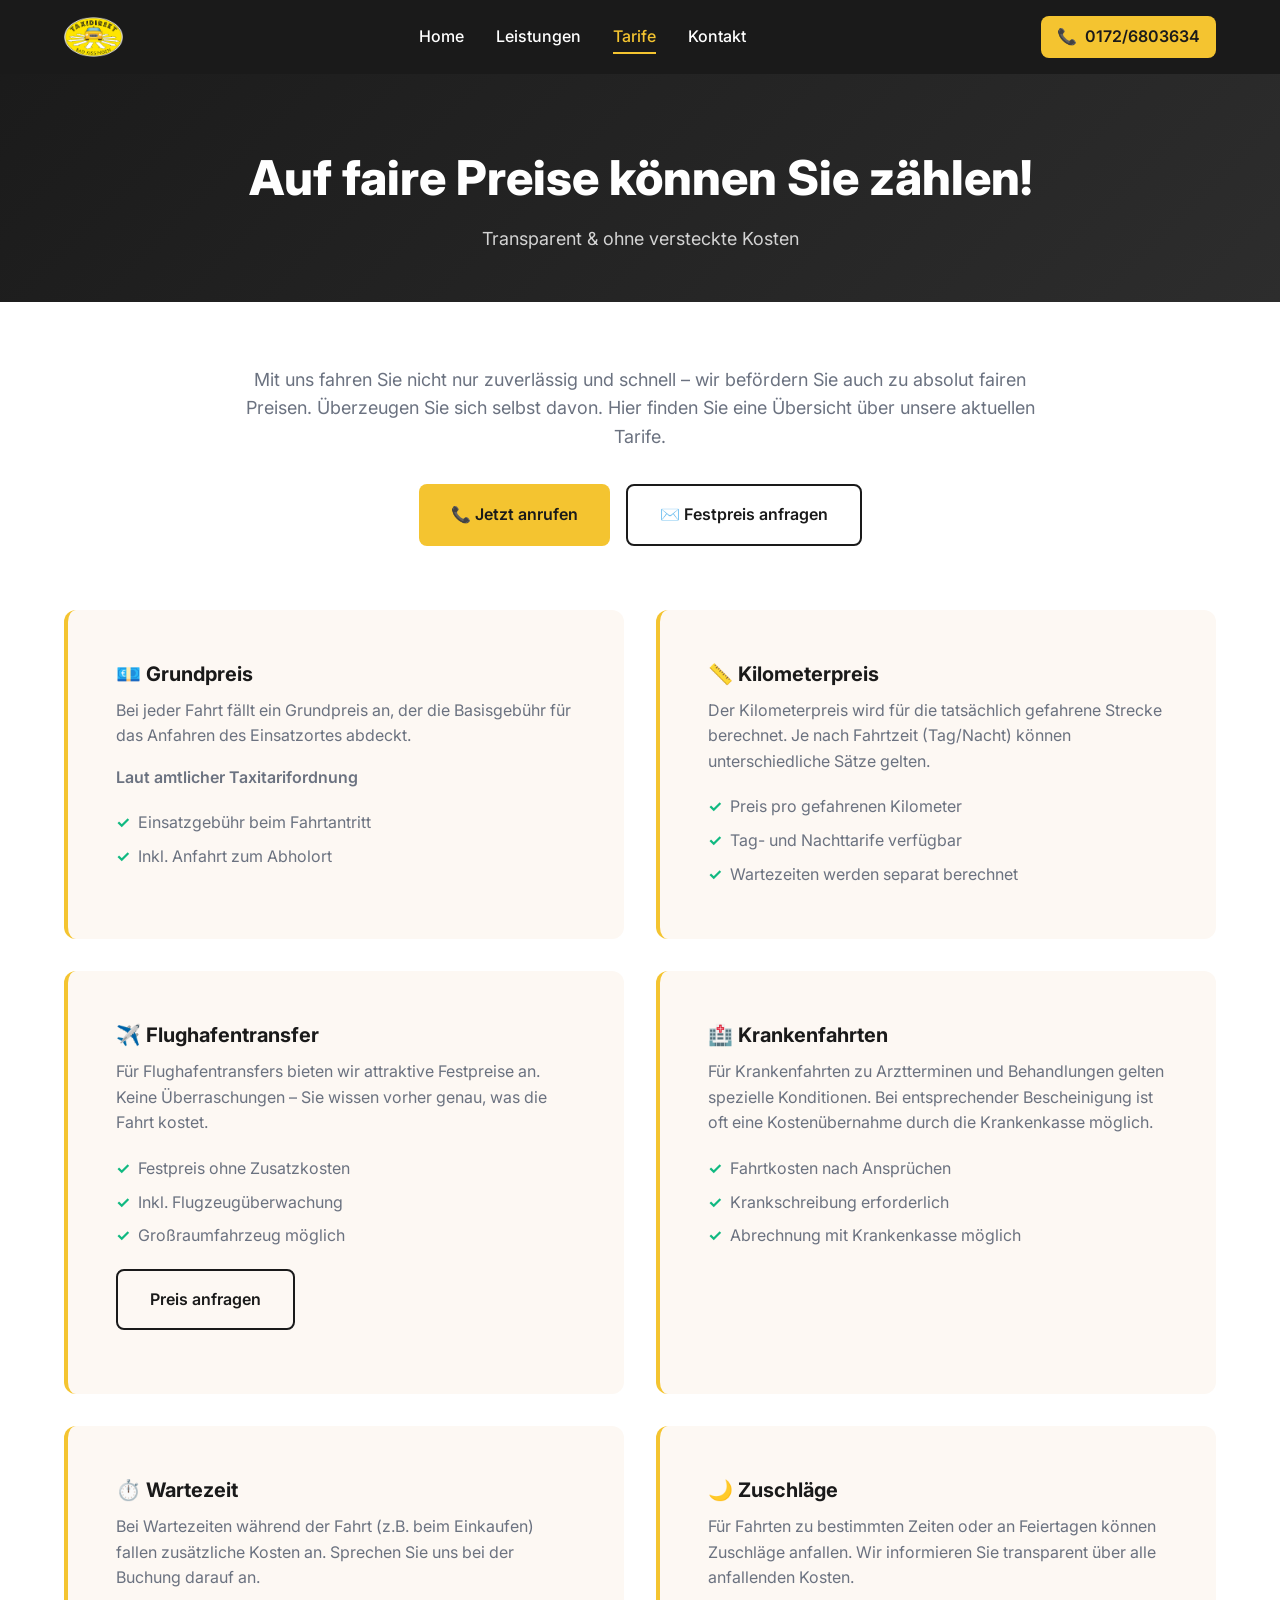
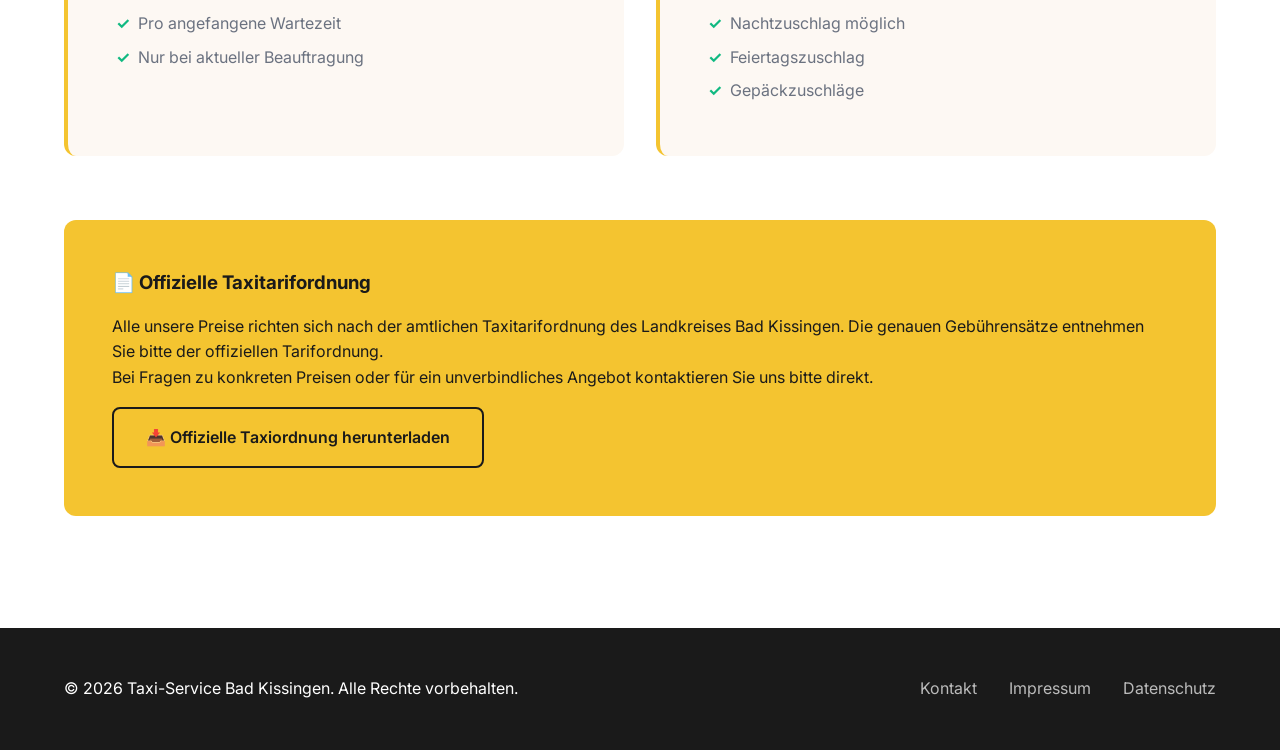
<file: tarife.html>
<!DOCTYPE html>
<html lang="de">
<head>
    <meta charset="UTF-8">
    <meta name="viewport" content="width=device-width, initial-scale=1.0">
    <title>Tarife | Taxi-Service Bad Kissingen</title>
    <meta name="description" content="Transparente Tarife für unseren Taxi-Service in Bad Kissingen. Festpreise für Flughafentransfers. Fair, ehrlich, ohne versteckte Kosten.">
    <link rel="preconnect" href="https://fonts.googleapis.com">
    <link rel="preconnect" href="https://fonts.gstatic.com" crossorigin>
    <link href="https://fonts.googleapis.com/css2?family=Inter:wght@400;500;600;700;800&display=swap" rel="stylesheet">
    <link rel="stylesheet" href="css/style.css">
</head>
<body>
    <header>
        <div class="container">
            <a href="index.html" class="logo"><img src="img/logo.png" alt="Taxi Direkt Bad Kissingen" style="height: 40px; width: auto;"></a>
            <nav id="mainNav">
                <ul>
                    <li><a href="index.html">Home</a></li>
                    <li><a href="leistungen.html">Leistungen</a></li>
                    <li><a href="tarife.html" class="active">Tarife</a></li>
                    <li><a href="kontakt.html">Kontakt</a></li>
                </ul>
            </nav>
            <a href="tel:+491726803634" class="phone-header">
                <span>📞</span> 0172/6803634
            </a>
            <button class="mobile-menu-btn" onclick="toggleMenu()">☰</button>
        </div>
    </header>

    <div class="page-header">
        <div class="container">
            <h1>Auf faire Preise können Sie zählen!</h1>
            <p>Transparent & ohne versteckte Kosten</p>
        </div>
    </div>

    <section class="tarife-section">
        <div class="container">
            
            <div class="tarife-intro">
                <p>Mit uns fahren Sie nicht nur zuverlässig und schnell – wir befördern Sie auch zu absolut fairen Preisen. Überzeugen Sie sich selbst davon. Hier finden Sie eine Übersicht über unsere aktuellen Tarife.</p>
                
                <div class="tarife-buttons">
                    <a href="tel:+491726803634" class="btn btn-primary">📞 Jetzt anrufen</a>
                    <a href="kontakt.html" class="btn btn-outline">✉️ Festpreis anfragen</a>
                </div>
            </div>

            <div class="services-grid" style="margin-top: var(--spacing-2xl);">
                
                <div class="service-card">
                    <h3>💶 Grundpreis</h3>
                    <p>Bei jeder Fahrt fällt ein Grundpreis an, der die Basisgebühr für das Anfahren des Einsatzortes abdeckt.</p>
                    <p class="service-price">Laut amtlicher Taxitarifordnung</p>
                    
                    <ul class="service-features">
                        <li>Einsatzgebühr beim Fahrtantritt</li>
                        <li>Inkl. Anfahrt zum Abholort</li>
                    </ul>
                </div>

                <div class="service-card">
                    <h3>📏 Kilometerpreis</h3>
                    <p>Der Kilometerpreis wird für die tatsächlich gefahrene Strecke berechnet. Je nach Fahrtzeit (Tag/Nacht) können unterschiedliche Sätze gelten.</p>
                    
                    <ul class="service-features">
                        <li>Preis pro gefahrenen Kilometer</li>
                        <li>Tag- und Nachttarife verfügbar</li>
                        <li>Wartezeiten werden separat berechnet</li>
                    </ul>
                </div>

                <div class="service-card">
                    <h3>✈️ Flughafentransfer</h3>
                    <p>Für Flughafentransfers bieten wir attraktive Festpreise an. Keine Überraschungen – Sie wissen vorher genau, was die Fahrt kostet.</p>
                    
                    <ul class="service-features">
                        <li>Festpreis ohne Zusatzkosten</li>
                        <li>Inkl. Flugzeugüberwachung</li>
                        <li>Großraumfahrzeug möglich</li>
                    </ul>
                    
                    <p style="margin-top: var(--spacing-base);"><a href="kontakt.html" class="btn btn-outline">Preis anfragen</a></p>
                </div>

                <div class="service-card">
                    <h3>🏥 Krankenfahrten</h3>
                    <p>Für Krankenfahrten zu Arztterminen und Behandlungen gelten spezielle Konditionen. Bei entsprechender Bescheinigung ist oft eine Kostenübernahme durch die Krankenkasse möglich.</p>
                    
                    <ul class="service-features">
                        <li>Fahrtkosten nach Ansprüchen</li>
                        <li>Krankschreibung erforderlich</li>
                        <li>Abrechnung mit Krankenkasse möglich</li>
                    </ul>
                </div>

                <div class="service-card">
                    <h3>⏱️ Wartezeit</h3>
                    <p>Bei Wartezeiten während der Fahrt (z.B. beim Einkaufen) fallen zusätzliche Kosten an. Sprechen Sie uns bei der Buchung darauf an.</p>
                    
                    <ul class="service-features">
                        <li>Pro angefangene Wartezeit</li>
                        <li>Nur bei aktueller Beauftragung</li>
                    </ul>
                </div>

                <div class="service-card"
                >
                    <h3>🌙 Zuschläge</h3>
                    <p>Für Fahrten zu bestimmten Zeiten oder an Feiertagen können Zuschläge anfallen. Wir informieren Sie transparent über alle anfallenden Kosten.</p>
                    
                    <ul class="service-features"
                    >
                        <li>Nachtzuschlag möglich</li>
                        <li>Feiertagszuschlag</li>
                        <li>Gepäckzuschläge</li>
                    </ul>
                </div>
            </div>

            <div class="highlight-box" style="margin-top: var(--spacing-2xl);">
                <h3>📄 Offizielle Taxitarifordnung</h3>
                <p>Alle unsere Preise richten sich nach der amtlichen Taxitarifordnung des Landkreises Bad Kissingen. Die genauen Gebührensätze entnehmen Sie bitte der offiziellen Tarifordnung.</p>
                <p>Bei Fragen zu konkreten Preisen oder für ein unverbindliches Angebot kontaktieren Sie uns bitte direkt.</p>
                
                <div style="margin-top: var(--spacing-base);">
                    <a href="https://www.taxi-bad-kissingen.de/media/filer_public/14/14/14149c4d-4ea3-4fe9-8302-1358c831cae1/tarifordnung_landkreis_bad_kissingen_2022.pdf" class="btn btn-outline" style="border-color: var(--color-dark);" target="_blank" rel="noopener">📥 Offizielle Taxiordnung herunterladen</a>
                </div>
            </div>

        </div>
    </section>

    <footer>
        <div class="container">
            <div class="footer-content">
                <p>&copy; 2026 Taxi-Service Bad Kissingen. Alle Rechte vorbehalten.</p>
                <div class="footer-links">
                    <a href="kontakt.html">Kontakt</a>
                    <a href="impressum.html">Impressum</a>
                    <a href="datenschutz.html">Datenschutz</a>
                </div>
            </div>
        </div>
    </footer>

    <script>
        function toggleMenu() {
            const nav = document.getElementById('mainNav');
            nav.classList.toggle('active');
        }
    </script>
</body>
</html>
</file>
<file: css/style.css>
:root {
    --color-primary: #F4C430;
    --color-primary-dark: #E5B526;
    --color-dark: #1A1A1A;
    --color-gray: #6B7280;
    --color-light: #FDF8F3;
    --color-success: #10B981;
    --color-error: #EF4444;
    --font-family: 'Inter', sans-serif;
    --container-max: 1200px;
    --spacing-xs: 0.25rem;
    --spacing-sm: 0.5rem;
    --spacing-base: 1rem;
    --spacing-md: 1.5rem;
    --spacing-lg: 2rem;
    --spacing-xl: 3rem;
    --spacing-2xl: 4rem;
}

* {
    margin: 0;
    padding: 0;
    box-sizing: border-box;
}

body {
    font-family: var(--font-family);
    line-height: 1.6;
    color: var(--color-dark);
    background-color: #fff;
}

.container {
    max-width: var(--container-max);
    margin: 0 auto;
    padding: 0 var(--spacing-md);
}

/* Header & Navigation */
header {
    background: var(--color-dark);
    padding: var(--spacing-base) 0;
    position: fixed;
    width: 100%;
    top: 0;
    z-index: 1000;
}

header .container {
    display: flex;
    justify-content: space-between;
    align-items: center;
}

.logo {
    font-size: 1.5rem;
    font-weight: 800;
    color: var(--color-primary);
    text-decoration: none;
    display: flex;
    align-items: center;
    gap: var(--spacing-sm);
}

.logo:hover {
    color: var(--color-primary-dark);
}

.phone-header {
    color: #fff;
    text-decoration: none;
    font-weight: 600;
    display: flex;
    align-items: center;
    gap: var(--spacing-sm);
    padding: var(--spacing-sm) var(--spacing-base);
    background: var(--color-primary);
    color: var(--color-dark);
    border-radius: 8px;
    transition: background 0.2s;
}

.phone-header:hover {
    background: var(--color-primary-dark);
}

nav ul {
    display: flex;
    list-style: none;
    gap: var(--spacing-lg);
}

nav a {
    color: #fff;
    text-decoration: none;
    font-weight: 500;
    transition: color 0.2s;
    padding: var(--spacing-sm) 0;
    position: relative;
}

nav a:hover,
nav a.active {
    color: var(--color-primary);
}

nav a.active::after {
    content: '';
    position: absolute;
    bottom: 0;
    left: 0;
    right: 0;
    height: 2px;
    background: var(--color-primary);
}

.mobile-menu-btn {
    display: none;
    background: none;
    border: none;
    color: #fff;
    font-size: 1.5rem;
    cursor: pointer;
}

/* Hero */
.hero {
    background: linear-gradient(135deg, rgba(26,26,26,0.85) 0%, rgba(26,26,26,0.7) 100%), url('../img/hero-taxi.jpg');
    background-size: cover;
    background-position: center;
    background-repeat: no-repeat;
    min-height: 100vh;
    display: flex;
    align-items: center;
    padding-top: 80px;
    position: relative;
    overflow: hidden;
}

.hero-content {
    position: relative;
    z-index: 1;
    max-width: 600px;
}

.hero h1 {
    font-size: clamp(2.5rem, 5vw, 3.5rem);
    font-weight: 800;
    line-height: 1.1;
    color: #fff;
    margin-bottom: var(--spacing-md);
}

.hero h1 span {
    color: var(--color-primary);
}

.hero p {
    font-size: 1.25rem;
    color: rgba(255,255,255,0.8);
    margin-bottom: var(--spacing-xl);
}

.hero-buttons {
    display: flex;
    gap: var(--spacing-base);
    flex-wrap: wrap;
}

/* Page Header */
.page-header {
    background: linear-gradient(135deg, var(--color-dark) 0%, #2d2d2d 100%);
    padding: 140px 0 var(--spacing-xl);
    text-align: center;
    color: #fff;
}

.page-header h1 {
    font-size: clamp(2rem, 4vw, 3rem);
    font-weight: 800;
    margin-bottom: var(--spacing-sm);
}

.page-header p {
    color: rgba(255,255,255,0.8);
    font-size: 1.125rem;
    max-width: 600px;
    margin: 0 auto;
}

/* Buttons */
.btn {
    display: inline-flex;
    align-items: center;
    justify-content: center;
    padding: 16px 32px;
    border-radius: 8px;
    font-weight: 600;
    text-decoration: none;
    transition: all 0.2s;
    border: none;
    cursor: pointer;
    font-size: 1rem;
    font-family: inherit;
    gap: var(--spacing-sm);
}

.btn-primary {
    background: var(--color-primary);
    color: var(--color-dark);
}

.btn-primary:hover {
    background: var(--color-primary-dark);
}

.btn-secondary {
    background: transparent;
    color: #fff;
    border: 2px solid #fff;
}

.btn-secondary:hover {
    background: #fff;
    color: var(--color-dark);
}

.btn-outline {
    background: transparent;
    color: var(--color-dark);
    border: 2px solid var(--color-dark);
}

.btn-outline:hover {
    background: var(--color-dark);
    color: #fff;
}

/* Features */
.features {
    padding: var(--spacing-2xl) 0;
    background: var(--color-light);
}

.features-grid {
    display: grid;
    grid-template-columns: repeat(auto-fit, minmax(280px, 1fr));
    gap: var(--spacing-lg);
}

.feature-card {
    background: #fff;
    padding: var(--spacing-xl);
    border-radius: 12px;
    box-shadow: 0 4px 6px rgba(0,0,0,0.05);
    text-align: center;
}

.feature-icon {
    width: 64px;
    height: 64px;
    background: var(--color-primary);
    border-radius: 50%;
    display: flex;
    align-items: center;
    justify-content: center;
    margin: 0 auto var(--spacing-md);
    font-size: 1.5rem;
}

.feature-card h3 {
    font-size: 1.25rem;
    margin-bottom: var(--spacing-sm);
}

.feature-card p {
    color: var(--color-gray);
}

/* Services */
.services {
    padding: var(--spacing-2xl) 0;
}

.section-header {
    text-align: center;
    margin-bottom: var(--spacing-xl);
}

.section-header h2 {
    font-size: 2.25rem;
    margin-bottom: var(--spacing-sm);
}

.section-header p {
    color: var(--color-gray);
    font-size: 1.125rem;
}

.services-grid {
    display: grid;
    grid-template-columns: repeat(2, 1fr);
    gap: var(--spacing-lg);
}

@media (max-width: 768px) {
    .services-grid {
        grid-template-columns: 1fr;
    }
}

.service-card {
    background: var(--color-light);
    padding: var(--spacing-xl);
    border-radius: 12px;
    border-left: 4px solid var(--color-primary);
    transition: transform 0.2s, box-shadow 0.2s;
}

.service-card:hover {
    transform: translateY(-4px);
    box-shadow: 0 8px 16px rgba(0,0,0,0.1);
}

.service-card h3 {
    font-size: 1.25rem;
    margin-bottom: var(--spacing-sm);
    display: flex;
    align-items: center;
    gap: var(--spacing-sm);
}

.service-card p {
    color: var(--color-gray);
    margin-bottom: var(--spacing-base);
}

.service-price {
    font-weight: 600;
    color: var(--color-dark);
}

.service-features {
    list-style: none;
    margin-top: var(--spacing-base);
}

.service-features li {
    padding: var(--spacing-xs) 0;
    color: var(--color-gray);
    display: flex;
    align-items: center;
    gap: var(--spacing-sm);
}

.service-features li::before {
    content: '✓';
    color: var(--color-success);
    font-weight: bold;
}

/* About Section */
.about {
    padding: var(--spacing-2xl) 0;
    background: var(--color-dark);
    color: #fff;
}

.about-content {
    display: grid;
    grid-template-columns: 1fr 1fr;
    gap: var(--spacing-xl);
    align-items: center;
}

.about-text h2 {
    font-size: 2.25rem;
    margin-bottom: var(--spacing-md);
}

.about-text h2 span {
    color: var(--color-primary);
}

.about-text p {
    color: rgba(255,255,255,0.8);
    margin-bottom: var(--spacing-base);
}

.about-stats {
    display: flex;
    gap: var(--spacing-xl);
    margin-top: var(--spacing-lg);
}

.stat {
    text-align: center;
}

.stat-number {
    font-size: 2.5rem;
    font-weight: 800;
    color: var(--color-primary);
}

.stat-label {
    color: rgba(255,255,255,0.6);
    font-size: 0.875rem;
}

/* Content Sections */
.content-section {
    padding: var(--spacing-2xl) 0;
}

.content-section.alt-bg {
    background: var(--color-light);
}

.content-section h2 {
    font-size: 1.75rem;
    margin-bottom: var(--spacing-md);
    color: var(--color-dark);
}

.content-section h3 {
    font-size: 1.25rem;
    margin: var(--spacing-lg) 0 var(--spacing-base);
    color: var(--color-dark);
}

.content-section p {
    color: var(--color-gray);
    margin-bottom: var(--spacing-base);
    line-height: 1.7;
}

.content-section ul {
    margin-left: var(--spacing-lg);
    color: var(--color-gray);
}

.content-section li {
    margin-bottom: var(--spacing-sm);
}

/* Highlight Box */
.highlight-box {
    background: var(--color-primary);
    color: var(--color-dark);
    padding: var(--spacing-xl);
    border-radius: 12px;
    margin: var(--spacing-xl) 0;
}

.highlight-box h3 {
    color: var(--color-dark);
    margin-bottom: var(--spacing-base);
}

.highlight-box p {
    color: var(--color-dark);
}

/* Tarife Section */
.tarife-section {
    padding: var(--spacing-2xl) 0;
}

.tarife-intro {
    text-align: center;
    max-width: 800px;
    margin: 0 auto var(--spacing-xl);
}

.tarife-intro p {
    color: var(--color-gray);
    font-size: 1.125rem;
}

.tarife-buttons {
    display: flex;
    justify-content: center;
    gap: var(--spacing-base);
    flex-wrap: wrap;
    margin-top: var(--spacing-lg);
}

/* Contact Section */
.contact {
    padding: var(--spacing-2xl) 0;
    background: var(--color-light);
}

.contact-grid {
    display: grid;
    grid-template-columns: 1fr 1fr;
    gap: var(--spacing-xl);
}

.contact-info h3 {
    font-size: 1.5rem;
    margin-bottom: var(--spacing-md);
}

.contact-item {
    display: flex;
    align-items: flex-start;
    gap: var(--spacing-base);
    margin-bottom: var(--spacing-md);
}

.contact-item-icon {
    width: 48px;
    height: 48px;
    background: var(--color-primary);
    border-radius: 8px;
    display: flex;
    align-items: center;
    justify-content: center;
    flex-shrink: 0;
    font-size: 1.25rem;
}

.contact-item-content h4 {
    margin-bottom: 4px;
    font-size: 1rem;
}

.contact-item-content p,
.contact-item-content a {
    color: var(--color-gray);
    text-decoration: none;
}

.contact-item-content a:hover {
    color: var(--color-dark);
}

/* Contact Form */
.contact-form-wrapper {
    background: #fff;
    padding: var(--spacing-xl);
    border-radius: 12px;
    box-shadow: 0 4px 6px rgba(0,0,0,0.05);
}

.contact-form-wrapper h3 {
    margin-bottom: var(--spacing-md);
}

.form-group {
    margin-bottom: var(--spacing-md);
}

.form-group label {
    display: block;
    margin-bottom: var(--spacing-xs);
    font-weight: 500;
}

.form-group label .required {
    color: var(--color-error);
}

.form-group input,
.form-group textarea,
.form-group select {
    width: 100%;
    padding: 12px 16px;
    border: 1px solid #E5E7EB;
    border-radius: 8px;
    font-family: inherit;
    font-size: 1rem;
    transition: border-color 0.2s, box-shadow 0.2s;
    background: #fff;
}

.form-group input:focus,
.form-group textarea:focus,
.form-group select:focus {
    outline: none;
    border-color: var(--color-primary);
    box-shadow: 0 0 0 3px rgba(244,196,48,0.2);
}

.form-group input.error,
.form-group textarea.error {
    border-color: var(--color-error);
}

.error-message {
    color: var(--color-error);
    font-size: 0.875rem;
    margin-top: var(--spacing-xs);
    display: none;
}

.error-message.visible {
    display: block;
}

.form-group textarea {
    resize: vertical;
    min-height: 120px;
}

.form-success {
    background: var(--color-success);
    color: #fff;
    padding: var(--spacing-base);
    border-radius: 8px;
    margin-bottom: var(--spacing-md);
    display: none;
}

.form-success.visible {
    display: block;
}

/* Footer */
footer {
    background: var(--color-dark);
    color: #fff;
    padding: var(--spacing-xl) 0;
}

.footer-content {
    display: flex;
    justify-content: space-between;
    align-items: center;
    flex-wrap: wrap;
    gap: var(--spacing-base);
}

.footer-links {
    display: flex;
    gap: var(--spacing-lg);
}

.footer-links a {
    color: rgba(255,255,255,0.7);
    text-decoration: none;
}

.footer-links a:hover {
    color: var(--color-primary);
}

/* Legal Pages */
.legal-content {
    padding: var(--spacing-2xl) 0;
    max-width: 800px;
    margin: 0 auto;
}

.legal-content h2 {
    font-size: 1.5rem;
    margin: var(--spacing-xl) 0 var(--spacing-base);
    color: var(--color-dark);
}

.legal-content h2:first-child {
    margin-top: 0;
}

.legal-content p {
    color: var(--color-gray);
    margin-bottom: var(--spacing-base);
    line-height: 1.7;
}

.legal-content address {
    color: var(--color-gray);
    font-style: normal;
    line-height: 1.8;
    margin-bottom: var(--spacing-base);
}

/* Responsive */
@media (max-width: 768px) {
    nav {
        display: none;
        position: absolute;
        top: 100%;
        left: 0;
        right: 0;
        background: var(--color-dark);
        padding: var(--spacing-base) 0;
    }

    nav.active {
        display: block;
    }

    nav ul {
        flex-direction: column;
        gap: 0;
        padding: 0 var(--spacing-md);
    }

    nav a {
        padding: var(--spacing-base) 0;
        display: block;
        border-bottom: 1px solid rgba(255,255,255,0.1);
    }

    nav a.active::after {
        display: none;
    }

    .mobile-menu-btn {
        display: block;
    }

    .hero h1 {
        font-size: 2rem;
    }

    .about-content,
    .contact-grid {
        grid-template-columns: 1fr;
    }

    .about-stats {
        justify-content: center;
    }

    .footer-content {
        flex-direction: column;
        text-align: center;
    }

    .phone-header span {
        display: none;
    }

    .phone-header {
        padding: var(--spacing-sm);
        font-size: 0.875rem;
    }
}

@media (max-width: 480px) {
    .hero-buttons {
        flex-direction: column;
    }

    .btn {
        width: 100%;
    }

    .about-stats {
        flex-direction: column;
        gap: var(--spacing-base);
    }

    .tarife-buttons {
        flex-direction: column;
    }
}
</file>
